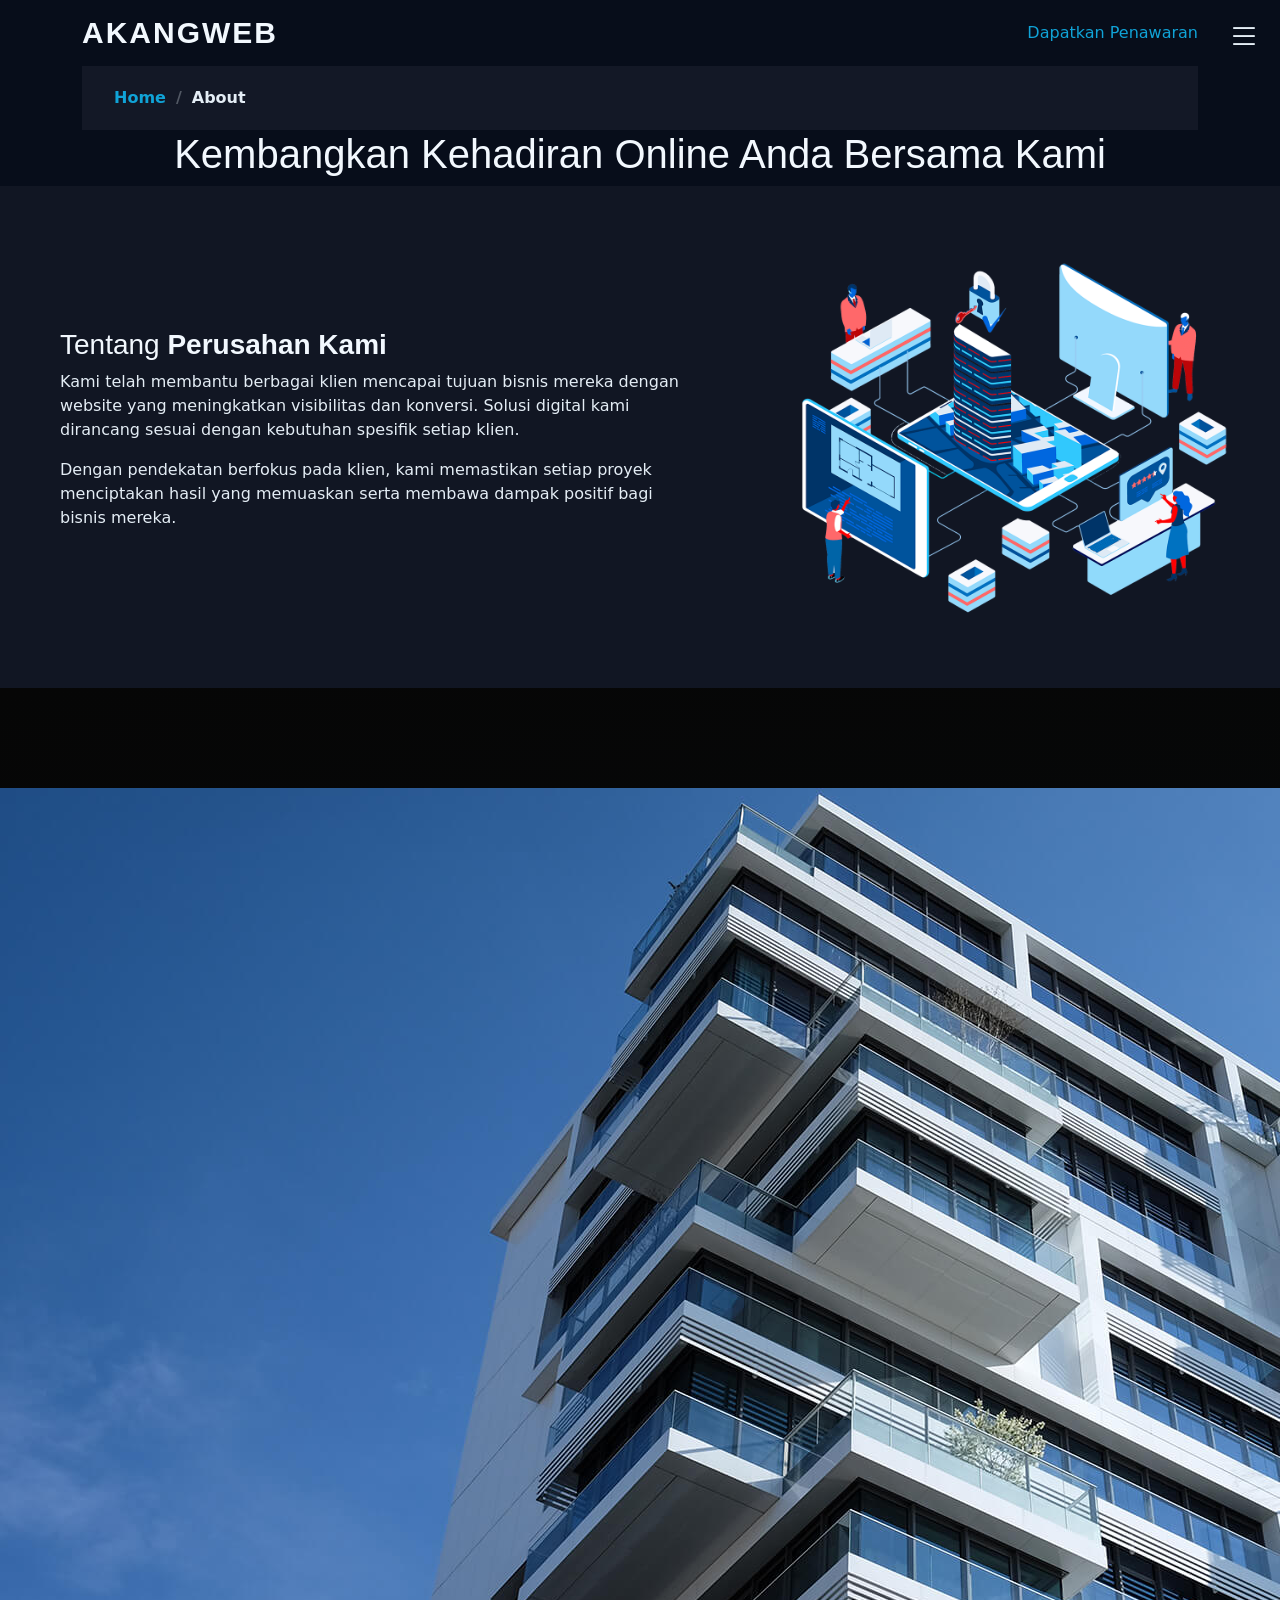
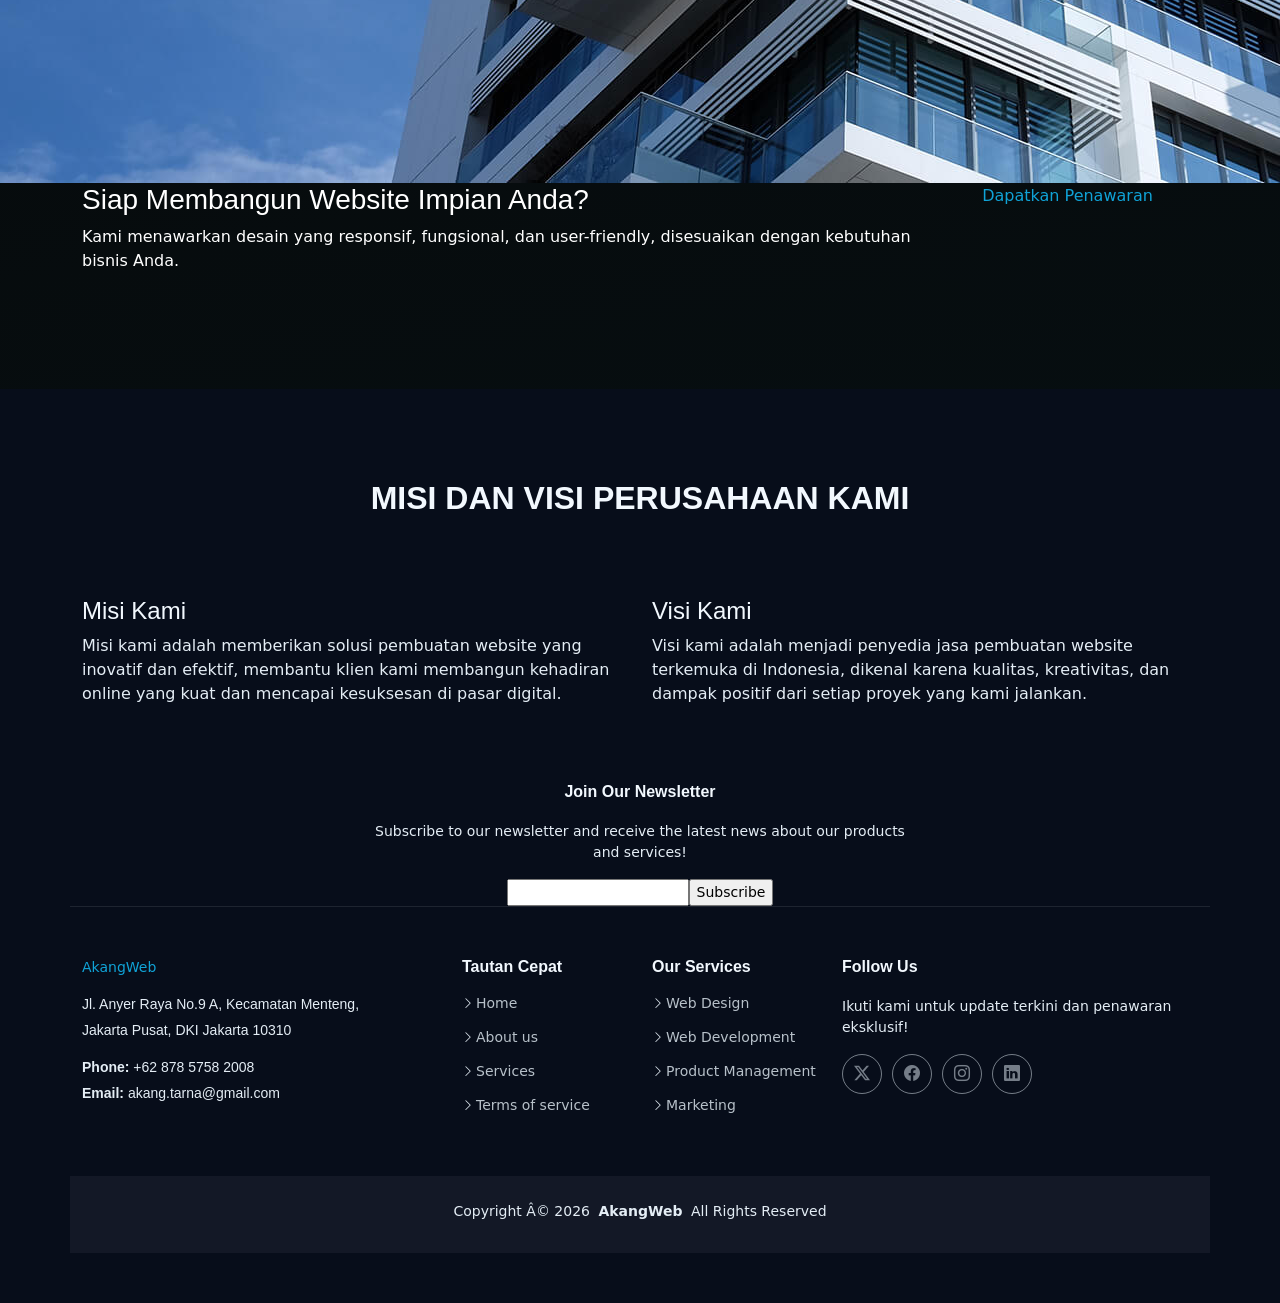
<file: about.html>
<!DOCTYPE html>
<html lang="en">

<head>
  <meta charset="utf-8">
  <meta content="width=device-width, initial-scale=1.0" name="viewport">
  <title>About - AkangWeb - Website Berkualitas, Bisnis Maju Pesat.</title>
  <meta name="description" content="">
  <meta name="keywords" content="">

  <!-- Favicons -->
  <link href="assets/img/favicon.png" rel="icon">
  <link href="assets/img/apple-touch-icon.png" rel="apple-touch-icon">

  <!-- Fonts -->
  <link href="https://fonts.googleapis.com" rel="preconnect">
  <link href="https://fonts.gstatic.com" rel="preconnect" crossorigin>
  <link href="https://fonts.googleapis.com/css2?family=Open+Sans:ital,wght@0,300;0,400;0,500;0,600;0,700;0,800;1,300;1,400;1,500;1,600;1,700;1,800&family=Poppins:ital,wght@0,100;0,200;0,300;0,400;0,500;0,600;0,700;0,800;0,900;1,100;1,200;1,300;1,400;1,500;1,600;1,700;1,800;1,900&family=Jost:ital,wght@0,100;0,200;0,300;0,400;0,500;0,600;0,700;0,800;0,900;1,100;1,200;1,300;1,400;1,500;1,600;1,700;1,800;1,900&display=swap" rel="stylesheet">

  <!-- Vendor CSS Files -->
  <link href="assets/vendor/bootstrap/css/bootstrap.min.css" rel="stylesheet">
  <link href="assets/vendor/bootstrap-icons/bootstrap-icons.css" rel="stylesheet">
  <link href="assets/vendor/aos/aos.css" rel="stylesheet">
  <link href="assets/vendor/glightbox/css/glightbox.min.css" rel="stylesheet">
  <link href="assets/vendor/swiper/swiper-bundle.min.css" rel="stylesheet">

  <!-- Main CSS File -->
  <link href="assets/css/main.css" rel="stylesheet">

  <!-- =======================================================
  * Template Name: Arsha
  * Template URL: https://bootstrapmade.com/arsha-free-bootstrap-html-template-corporate/
  * Updated: Aug 07 2024 with Bootstrap v5.3.3
  * Author: BootstrapMade.com
  * License: https://bootstrapmade.com/license/
  ======================================================== -->
</head>

<body class="starter-page-page">

  <header id="header" class="header d-flex align-items-center sticky-top">
    <div class="container-fluid container-xl position-relative d-flex align-items-center">

      <a href="./" class="logo d-flex align-items-center me-auto">
        <!-- Uncomment the line below if you also wish to use an image logo -->
        <!-- <img src="assets/img/logo.png" alt=""> -->
        <h1 class="sitename">AkangWeb</h1>
      </a>

      <nav id="navmenu" class="navmenu">
        <ul>
          <li><a href="./index" class="active">Home</a></li>
          <li><a href="./#about">About</a></li>
          <li><a href="./#services">Services</a></li>
          <li><a href="./#team">Team</a></li>
          <li><a href="./#pricing">Pricing</a></li>
          </li>
          <li><a href="./#contact">Contact</a></li>
        </ul>
        <i class="mobile-nav-toggle d-xl-none bi bi-list"></i>
      </nav>

      <a class="btn-getstarted" href="./#contact">Dapatkan Penawaran</a>

    </div>
  </header>

  <main class="main">

    <!-- Page Title -->
    <div class="page-title" data-aos="fade">
      <div class="container">
        <nav class="breadcrumbs">
          <ol>
            <li><a href="./index">Home</a></li>
            <li class="current">About</li>
          </ol>
        </nav>
       <h1 class="text-center">Kembangkan Kehadiran Online Anda Bersama Kami</h1>
      </div>
    </div>
<!-- End Page Title -->
    <!-- Why Us Section -->
    <section id="why-us" class="section why-us light-background" data-builder="section">      
     <div class="container-fluid">
        <div class="row gy-4">

          <div class="col-lg-7 d-flex flex-column justify-content-center order-2 order-lg-1">

            <div class="content px-xl-5" data-aos="fade-up" data-aos-delay="100">
              <h3><span>Tentang </span><strong>Perusahan Kami</strong></h3>
              <p>
                Kami telah membantu berbagai klien mencapai tujuan bisnis mereka dengan website yang meningkatkan visibilitas dan konversi. Solusi digital kami dirancang sesuai dengan kebutuhan spesifik setiap klien.
              </p>
              <p>
                Dengan pendekatan berfokus pada klien, kami memastikan setiap proyek menciptakan hasil yang memuaskan serta membawa dampak positif bagi bisnis mereka.
              </p>
            </div>
            <div class="faq-container px-xl-5" data-aos="fade-up" data-aos-delay="200">
            </div>
          </div>

          <div class="col-lg-5 order-1 order-lg-2 why-us-img">
            <img src="assets/img/why-us.png" class="img-fluid" alt="" data-aos="zoom-in" data-aos-delay="100">
          </div>
        </div>

      </div>

    </section><!-- /Why Us Section -->
 <!-- Call To Action Section -->
    <section id="call-to-action" class="call-to-action section dark-background">

      <img src="assets/img/cta-bg.jpg" alt="">

      <div class="container">

        <div class="row" data-aos="zoom-in" data-aos-delay="100">
          <div class="col-xl-9 text-center text-xl-start">
            <h3>Siap Membangun Website Impian Anda?</h3>
            <p>Kami menawarkan desain yang responsif, fungsional, dan user-friendly, disesuaikan dengan kebutuhan bisnis Anda.</p>
          </div>
          <div class="col-xl-3 cta-btn-container text-center">
            <a class="cta-btn align-middle" href="contact">Dapatkan Penawaran</a>
          </div>
        </div>

      </div>

    </section><!-- /Call To Action Section -->

  <!-- About Section -->
    <section id="about" class="about section">
    <!-- Section Title -->
      <div class="container section-title" data-aos="fade-up">
        <h2>Misi dan Visi Perusahaan Kami</h2>
      </div>
      <!-- End Section Title -->

      <div class="container">

        <div class="row gy-4">

          <div class="col-lg-6 content" data-aos="fade-up" data-aos-delay="100">
            <h4>Misi Kami</h4>
            <p>Misi kami adalah memberikan solusi pembuatan website yang inovatif dan efektif, membantu klien kami membangun kehadiran online yang kuat dan mencapai kesuksesan di pasar digital.</p>
          </div>

          <div class="col-lg-6" data-aos="fade-up" data-aos-delay="200">
           <h4>Visi Kami</h4>
            <p>
              Visi kami adalah menjadi penyedia jasa pembuatan website terkemuka di Indonesia, dikenal karena kualitas, kreativitas, dan dampak positif dari setiap proyek yang kami jalankan. </p>
          </div>

        </div>

      </div>

    </section><!-- /About Section -->

  </main>

  <footer id="footer" class="footer">

    <div class="footer-newsletter">
      <div class="container">
        <div class="row justify-content-center text-center">
          <div class="col-lg-6">
            <h4>Join Our Newsletter</h4>
            <p>Subscribe to our newsletter and receive the latest news about our products and services!</p>
            <form action="forms/newsletter.php" method="post" class="php-email-form">
              <div class="newsletter-form"><input type="email" name="email"><input type="submit" value="Subscribe"></div>
              <div class="loading">Loading</div>
              <div class="error-message"></div>
              <div class="sent-message">Your subscription request has been sent. Thank you!</div>
            </form>
          </div>
        </div>
      </div>
    </div>

    <div class="container footer-top">
      <div class="row gy-4">
        <div class="col-lg-4 col-md-6 footer-about">
          <a href="./" class="d-flex align-items-center">
            <span class="sitename">AkangWeb</span>
          </a>
          <div class="footer-contact pt-3">
            <p>Jl. Anyer Raya No.9 A, Kecamatan Menteng,</p>
            <p>Jakarta Pusat, DKI Jakarta 10310</p>
            <p class="mt-3"><strong>Phone:</strong> <span>+62 878 5758 2008</span></p>
            <p><strong>Email:</strong> <span>akang.tarna@gmail.com</span></p>
          </div>
        </div>

        <div class="col-lg-2 col-md-3 footer-links">
          <h4>Tautan Cepat</h4>
          <ul>
            <li><i class="bi bi-chevron-right"></i> <a href="./index">Home</a></li>
            <li><i class="bi bi-chevron-right"></i> <a href="./#about">About us</a></li>
            <li><i class="bi bi-chevron-right"></i> <a href="./#services">Services</a></li>
            <li><i class="bi bi-chevron-right"></i> <a href="service-details">Terms of service</a></li>
          </ul>
        </div>

        <div class="col-lg-2 col-md-3 footer-links">
          <h4>Our Services</h4>
          <ul>
            <li><i class="bi bi-chevron-right"></i> <a href="service-details">Web Design</a></li>
            <li><i class="bi bi-chevron-right"></i> <a href="service-details">Web Development</a></li>
            <li><i class="bi bi-chevron-right"></i> <a href="service-details">Product Management</a></li>
            <li><i class="bi bi-chevron-right"></i> <a href="service-details">Marketing</a></li>
          </ul>
        </div>

        <div class="col-lg-4 col-md-12">
          <h4>Follow Us</h4>
          <p>Ikuti kami untuk update terkini dan penawaran eksklusif!</p>
          <div class="social-links d-flex">
            <a href=""><i class="bi bi-twitter-x"></i></a>
            <a href=""><i class="bi bi-facebook"></i></a>
            <a href=""><i class="bi bi-instagram"></i></a>
            <a href=""><i class="bi bi-linkedin"></i></a>
          </div>
        </div>

      </div>
    </div>

    <div class="container copyright text-center mt-4">
      <p><span>Copyright</span> Â© <script type="text/javascript">
        document.write(new Date().getFullYear());
      </script> <strong class="px-1 sitename">AkangWeb</strong> <span>All Rights Reserved</span></p>
      <div class="credits">
        <!-- All the links in the footer should remain intact. -->
        <!-- You can delete the links only if you've purchased the pro version. -->
        <!-- Licensing information: https://bootstrapmade.com/license/ -->
        <!-- Purchase the pro version with working PHP/AJAX contact form: [buy-url] -->
       
      </div>
    </div>

  </footer>

  <!-- Scroll Top -->
  <a href="#" id="scroll-top" class="scroll-top d-flex align-items-center justify-content-center"><i class="bi bi-arrow-up-short"></i></a>

  <!-- Preloader -->
  <div id="preloader"></div>

  <!-- Vendor JS Files -->
  <script src="assets/vendor/bootstrap/js/bootstrap.bundle.min.js"></script>
  <script src="assets/vendor/php-email-form/validate.js"></script>
  <script src="assets/vendor/aos/aos.js"></script>
  <script src="assets/vendor/glightbox/js/glightbox.min.js"></script>
  <script src="assets/vendor/swiper/swiper-bundle.min.js"></script>
  <script src="assets/vendor/waypoints/noframework.waypoints.js"></script>
  <script src="assets/vendor/imagesloaded/imagesloaded.pkgd.min.js"></script>
  <script src="assets/vendor/isotope-layout/isotope.pkgd.min.js"></script>

  <!-- Main JS File -->
  <script src="assets/js/main.js"></script>

</body>

</html>
</file>
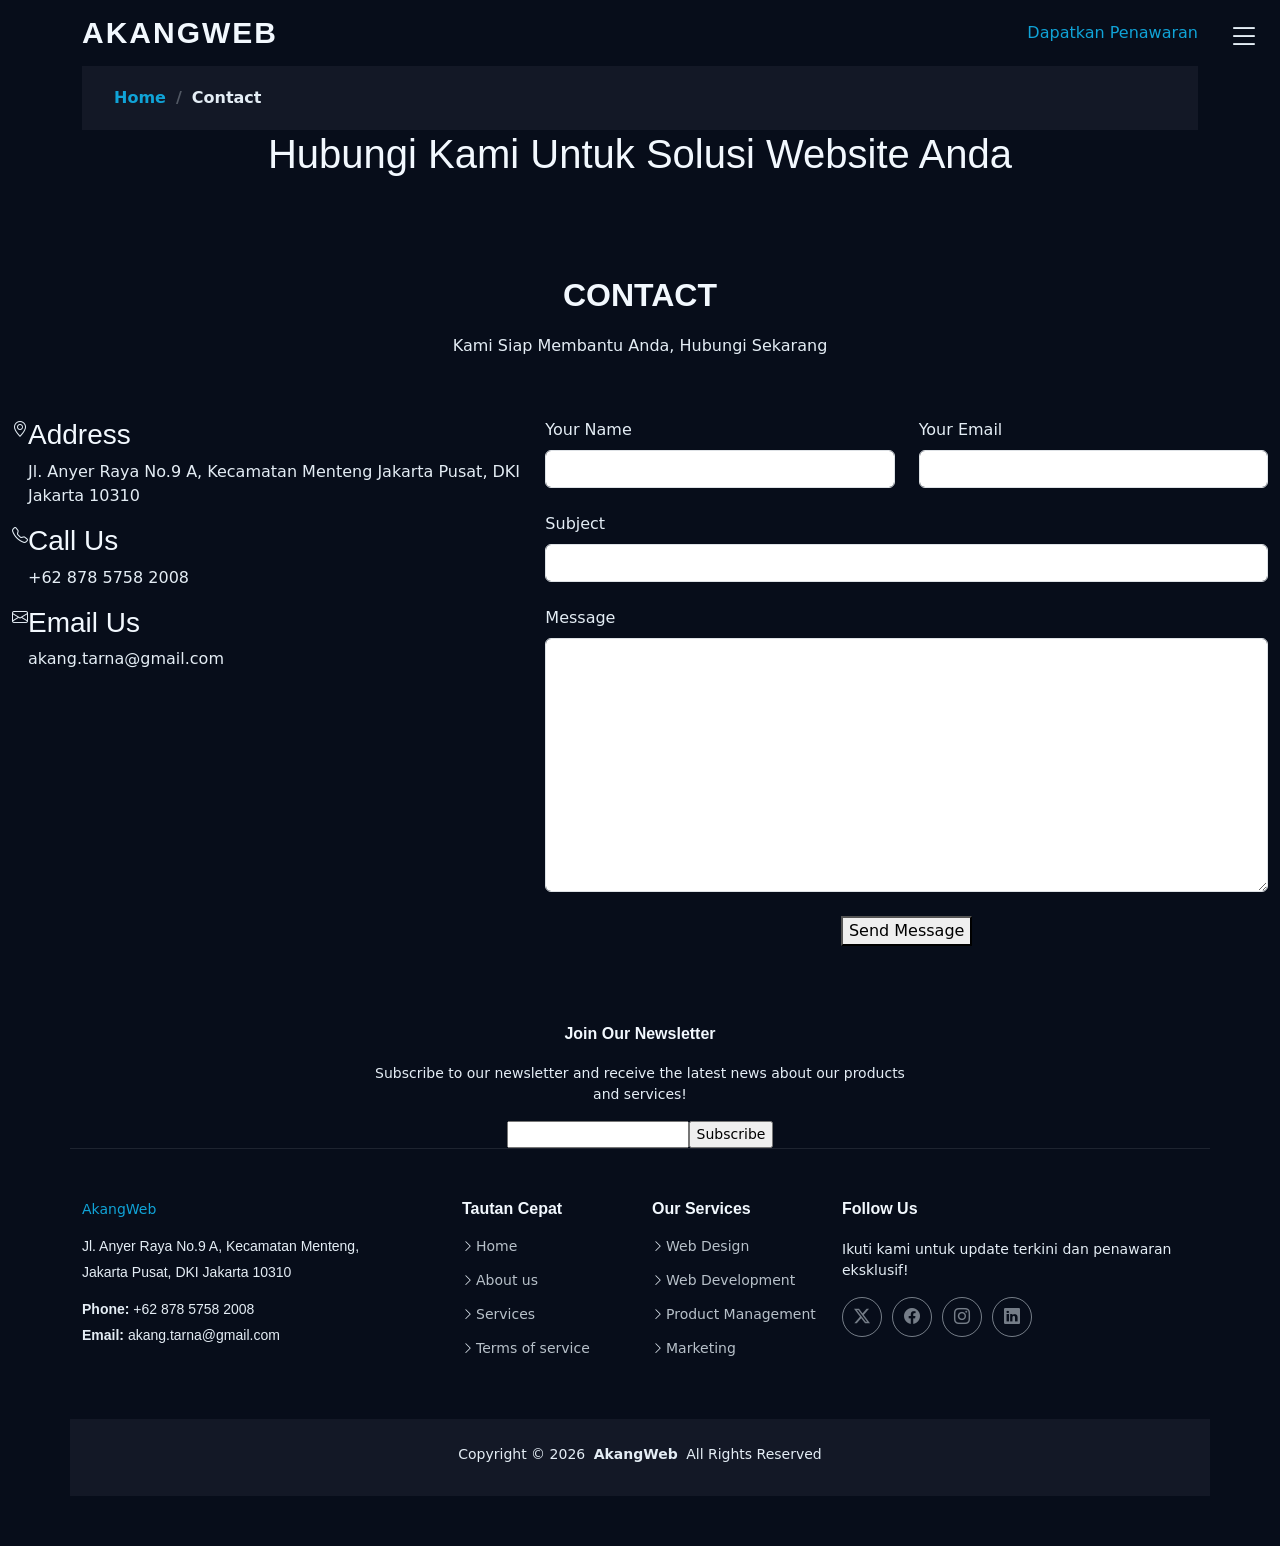
<file: contact.html>
<!DOCTYPE html>
<html lang="en">

<head>
  <meta charset="utf-8">
  <meta content="width=device-width, initial-scale=1.0" name="viewport">
  <title>Contact - AkangWeb - Website Berkualitas, Bisnis Maju Pesat.</title>
  <meta name="description" content="">
  <meta name="keywords" content="">

  <!-- Favicons -->
  <link href="assets/img/favicon.png" rel="icon">
  <link href="assets/img/apple-touch-icon.png" rel="apple-touch-icon">

  <!-- Fonts -->
  <link href="https://fonts.googleapis.com" rel="preconnect">
  <link href="https://fonts.gstatic.com" rel="preconnect" crossorigin>
  <link href="https://fonts.googleapis.com/css2?family=Open+Sans:ital,wght@0,300;0,400;0,500;0,600;0,700;0,800;1,300;1,400;1,500;1,600;1,700;1,800&family=Poppins:ital,wght@0,100;0,200;0,300;0,400;0,500;0,600;0,700;0,800;0,900;1,100;1,200;1,300;1,400;1,500;1,600;1,700;1,800;1,900&family=Jost:ital,wght@0,100;0,200;0,300;0,400;0,500;0,600;0,700;0,800;0,900;1,100;1,200;1,300;1,400;1,500;1,600;1,700;1,800;1,900&display=swap" rel="stylesheet">

  <!-- Vendor CSS Files -->
  <link href="assets/vendor/bootstrap/css/bootstrap.min.css" rel="stylesheet">
  <link href="assets/vendor/bootstrap-icons/bootstrap-icons.css" rel="stylesheet">
  <link href="assets/vendor/aos/aos.css" rel="stylesheet">
  <link href="assets/vendor/glightbox/css/glightbox.min.css" rel="stylesheet">
  <link href="assets/vendor/swiper/swiper-bundle.min.css" rel="stylesheet">

  <!-- Main CSS File -->
  <link href="assets/css/main.css" rel="stylesheet">

  <!-- =======================================================
  * Template Name: Arsha
  * Template URL: https://bootstrapmade.com/arsha-free-bootstrap-html-template-corporate/
  * Updated: Aug 07 2024 with Bootstrap v5.3.3
  * Author: BootstrapMade.com
  * License: https://bootstrapmade.com/license/
  ======================================================== -->
</head>

<body class="starter-page-page">

  <header id="header" class="header d-flex align-items-center sticky-top">
    <div class="container-fluid container-xl position-relative d-flex align-items-center">

      <a href="./" class="logo d-flex align-items-center me-auto">
        <!-- Uncomment the line below if you also wish to use an image logo -->
        <!-- <img src="assets/img/logo.png" alt=""> -->
        <h1 class="sitename">AkangWeb</h1>
      </a>

      <nav id="navmenu" class="navmenu">
        <ul>
          <li><a href="./index" class="active">Home</a></li>
          <li><a href="./#about">About</a></li>
          <li><a href="./#services">Services</a></li>
          <li><a href="./#team">Team</a></li>
          <li><a href="./#pricing">Pricing</a></li>
          </li>
          <li><a href="./#contact">Contact</a></li>
        </ul>
        <i class="mobile-nav-toggle d-xl-none bi bi-list"></i>
      </nav>

      <a class="btn-getstarted" href="./#contact">Dapatkan Penawaran</a>

    </div>
  </header>

  <main class="main">

    <!-- Page Title -->
    <div class="page-title" data-aos="fade">
      <div class="container">
        <nav class="breadcrumbs">
          <ol>
            <li><a href="./index">Home</a></li>
            <li class="current">Contact</li>
          </ol>
        </nav>
        <h1 class="text-center">Hubungi Kami Untuk Solusi Website Anda</h1>
      </div>
    </div><!-- End Page Title -->

    <!-- Contact Section -->
    <section id="contact" class="contact section">

        <!-- Section Title -->
        <div class="container section-title" data-aos="fade-up">
          <h2>Contact</h2>
          <p>Kami Siap Membantu Anda, Hubungi Sekarang</p>
        </div><!-- End Section Title -->
  
        <div class="container" data-aos="fade-up" data-aos-delay="100">
  
          <div class="row gy-4">
  
            <div class="col-lg-5">
  
              <div class="info-wrap">
                <div class="info-item d-flex" data-aos="fade-up" data-aos-delay="200">
                  <i class="bi bi-geo-alt flex-shrink-0"></i>
                  <div>
                    <h3>Address</h3>
                    <p>Jl. Anyer Raya No.9 A, Kecamatan Menteng Jakarta Pusat, DKI Jakarta 10310</p>
                  </div>
                </div><!-- End Info Item -->
  
                <div class="info-item d-flex" data-aos="fade-up" data-aos-delay="300">
                  <i class="bi bi-telephone flex-shrink-0"></i>
                  <div>
                    <h3>Call Us</h3>
                    <p>+62 878 5758 2008</p>
                  </div>
                </div><!-- End Info Item -->
  
                <div class="info-item d-flex" data-aos="fade-up" data-aos-delay="400">
                  <i class="bi bi-envelope flex-shrink-0"></i>
                  <div>
                    <h3>Email Us</h3>
                    <p>akang.tarna@gmail.com</p>
                  </div>
                </div><!-- End Info Item -->
  
                <iframe src="https://maps.google.com/maps?q=Jl.%20Melati%20Menteng%20barat%20No%20912&#038;z=12&#038;hl=en&#038;t=m&#038;output=embed&#038;iwloc=near" frameborder="0" style="border:0; width: 100%; height: 270px;" allowfullscreen="" loading="lazy" referrerpolicy="no-referrer-when-downgrade"></iframe>
              </div>
            </div>
  
            <div class="col-lg-7">
              <form action="forms/contact.php" method="post" class="php-email-form" data-aos="fade-up" data-aos-delay="200">
                <div class="row gy-4">
  
                  <div class="col-md-6">
                    <label for="name-field" class="pb-2">Your Name</label>
                    <input type="text" name="name" id="name-field" class="form-control" required="">
                  </div>
  
                  <div class="col-md-6">
                    <label for="email-field" class="pb-2">Your Email</label>
                    <input type="email" class="form-control" name="email" id="email-field" required="">
                  </div>
  
                  <div class="col-md-12">
                    <label for="subject-field" class="pb-2">Subject</label>
                    <input type="text" class="form-control" name="subject" id="subject-field" required="">
                  </div>
  
                  <div class="col-md-12">
                    <label for="message-field" class="pb-2">Message</label>
                    <textarea class="form-control" name="message" rows="10" id="message-field" required=""></textarea>
                  </div>
  
                  <div class="col-md-12 text-center">
                    <div class="loading">Loading</div>
                    <div class="error-message"></div>
                    <div class="sent-message">Your message has been sent. Thank you!</div>
  
                    <button type="submit">Send Message</button>
                  </div>
  
                </div>
              </form>
            </div><!-- End Contact Form -->
  
          </div>
  
        </div>
  
      </section><!-- /Contact Section -->

  </main>

  <footer id="footer" class="footer">

    <div class="footer-newsletter">
      <div class="container">
        <div class="row justify-content-center text-center">
          <div class="col-lg-6">
            <h4>Join Our Newsletter</h4>
            <p>Subscribe to our newsletter and receive the latest news about our products and services!</p>
            <form action="forms/newsletter.php" method="post" class="php-email-form">
              <div class="newsletter-form"><input type="email" name="email"><input type="submit" value="Subscribe"></div>
              <div class="loading">Loading</div>
              <div class="error-message"></div>
              <div class="sent-message">Your subscription request has been sent. Thank you!</div>
            </form>
          </div>
        </div>
      </div>
    </div>

    <div class="container footer-top">
      <div class="row gy-4">
        <div class="col-lg-4 col-md-6 footer-about">
          <a href="./" class="d-flex align-items-center">
            <span class="sitename">AkangWeb</span>
          </a>
          <div class="footer-contact pt-3">
            <p>Jl. Anyer Raya No.9 A, Kecamatan Menteng,</p>
            <p>Jakarta Pusat, DKI Jakarta 10310</p>
            <p class="mt-3"><strong>Phone:</strong> <span>+62 878 5758 2008</span></p>
            <p><strong>Email:</strong> <span>akang.tarna@gmail.com</span></p>
          </div>
        </div>

        <div class="col-lg-2 col-md-3 footer-links">
          <h4>Tautan Cepat</h4>
          <ul>
            <li><i class="bi bi-chevron-right"></i> <a href="./index">Home</a></li>
            <li><i class="bi bi-chevron-right"></i> <a href="./#about">About us</a></li>
            <li><i class="bi bi-chevron-right"></i> <a href="./#services">Services</a></li>
            <li><i class="bi bi-chevron-right"></i> <a href="service-details">Terms of service</a></li>
          </ul>
        </div>

        <div class="col-lg-2 col-md-3 footer-links">
          <h4>Our Services</h4>
          <ul>
            <li><i class="bi bi-chevron-right"></i> <a href="service-details">Web Design</a></li>
            <li><i class="bi bi-chevron-right"></i> <a href="service-details">Web Development</a></li>
            <li><i class="bi bi-chevron-right"></i> <a href="service-details">Product Management</a></li>
            <li><i class="bi bi-chevron-right"></i> <a href="service-details">Marketing</a></li>
          </ul>
        </div>

        <div class="col-lg-4 col-md-12">
          <h4>Follow Us</h4>
          <p>Ikuti kami untuk update terkini dan penawaran eksklusif!</p>
          <div class="social-links d-flex">
            <a href=""><i class="bi bi-twitter-x"></i></a>
            <a href=""><i class="bi bi-facebook"></i></a>
            <a href=""><i class="bi bi-instagram"></i></a>
            <a href=""><i class="bi bi-linkedin"></i></a>
          </div>
        </div>

      </div>
    </div>

    <div class="container copyright text-center mt-4">
      <p><span>Copyright</span> © <script type="text/javascript">
        document.write(new Date().getFullYear());
      </script> <strong class="px-1 sitename">AkangWeb</strong> <span>All Rights Reserved</span></p>
      <div class="credits">
        <!-- All the links in the footer should remain intact. -->
        <!-- You can delete the links only if you've purchased the pro version. -->
        <!-- Licensing information: https://bootstrapmade.com/license/ -->
        <!-- Purchase the pro version with working PHP/AJAX contact form: [buy-url] -->
       
      </div>
    </div>

  </footer>

  <!-- Scroll Top -->
  <a href="#" id="scroll-top" class="scroll-top d-flex align-items-center justify-content-center"><i class="bi bi-arrow-up-short"></i></a>

  <!-- Preloader -->
  <div id="preloader"></div>

  <!-- Vendor JS Files -->
  <script src="assets/vendor/bootstrap/js/bootstrap.bundle.min.js"></script>
  <script src="assets/vendor/php-email-form/validate.js"></script>
  <script src="assets/vendor/aos/aos.js"></script>
  <script src="assets/vendor/glightbox/js/glightbox.min.js"></script>
  <script src="assets/vendor/swiper/swiper-bundle.min.js"></script>
  <script src="assets/vendor/waypoints/noframework.waypoints.js"></script>
  <script src="assets/vendor/imagesloaded/imagesloaded.pkgd.min.js"></script>
  <script src="assets/vendor/isotope-layout/isotope.pkgd.min.js"></script>

  <!-- Main JS File -->
  <script src="assets/js/main.js"></script>

</body>

</html>
</file>
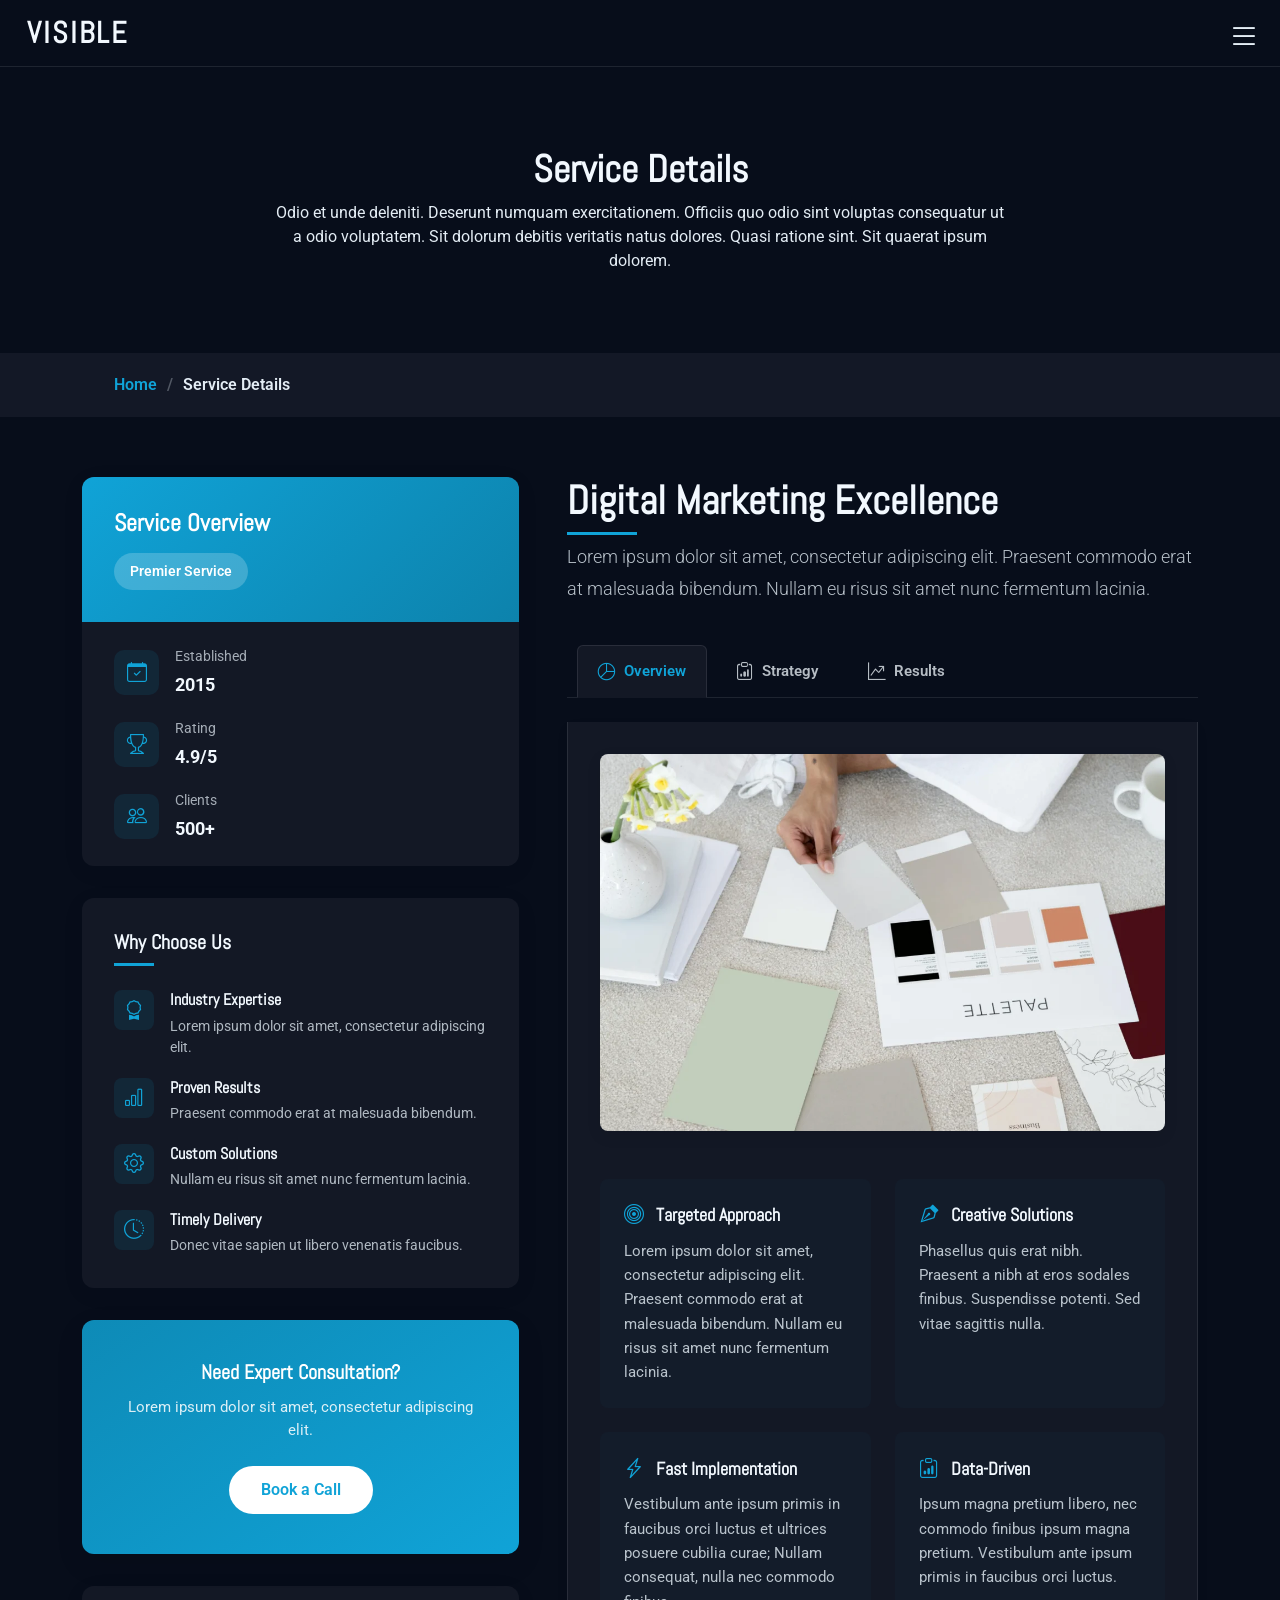
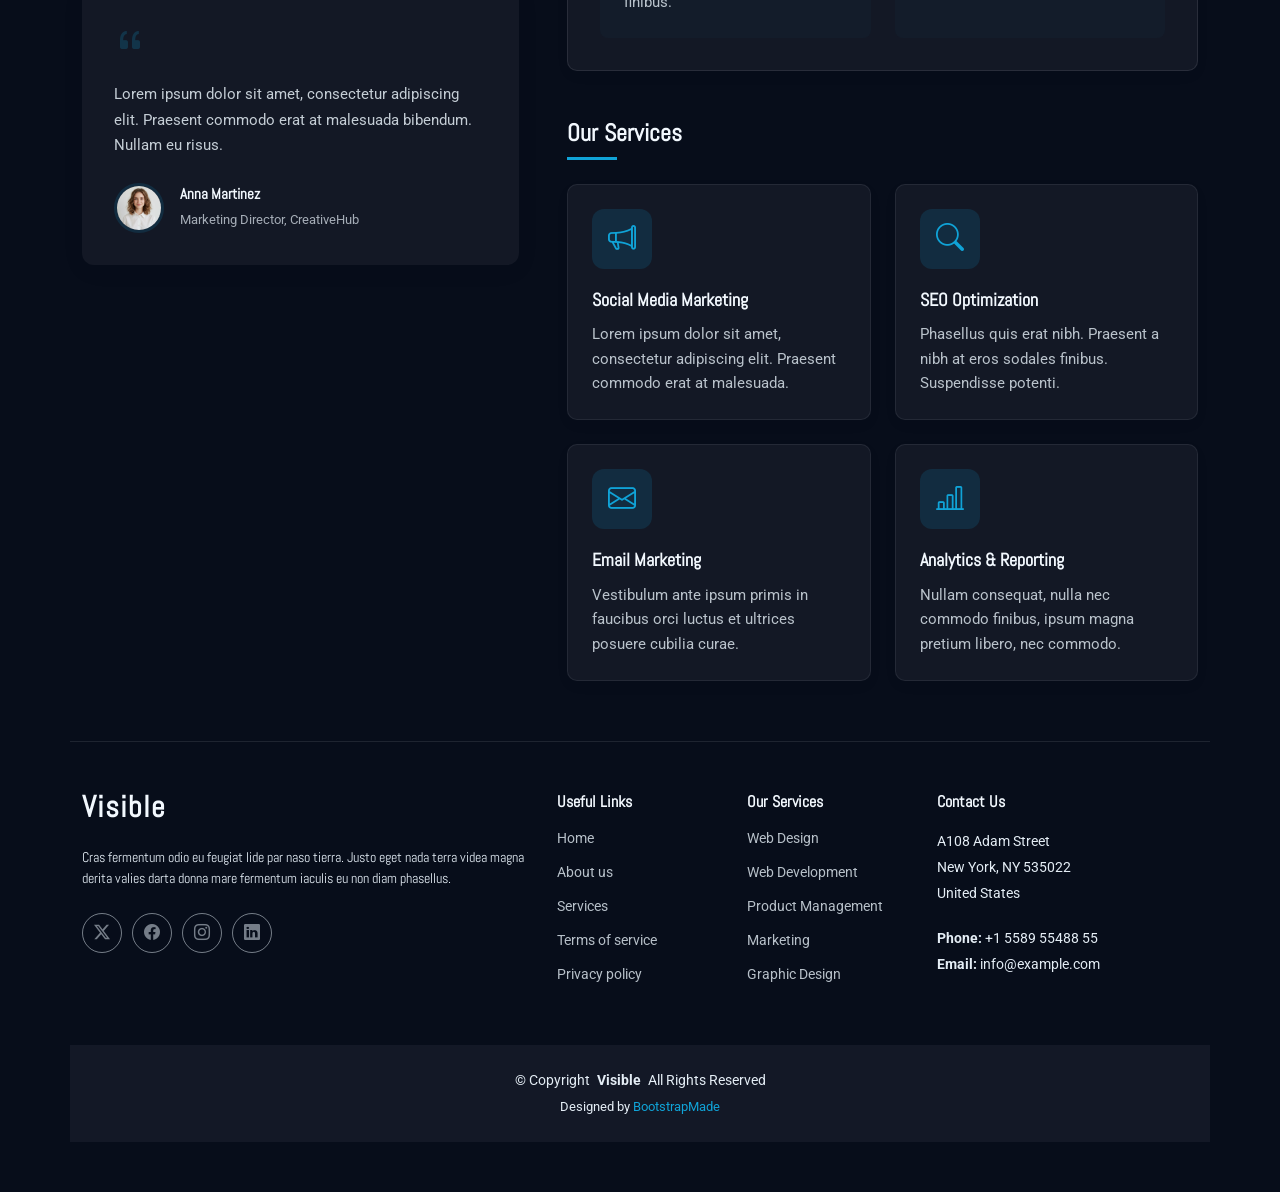
<file: service-details.html>
<!DOCTYPE html>
<html lang="en">

<head>
  <meta charset="utf-8">
  <meta content="width=device-width, initial-scale=1.0" name="viewport">
  <title>Service Details - Visible Bootstrap Template</title>
  <meta name="description" content="">
  <meta name="keywords" content="">

  <!-- Favicons -->
  <link href="assets/img/favicon.png" rel="icon">
  <link href="assets/img/apple-touch-icon.png" rel="apple-touch-icon">

  <!-- Fonts -->
  <link href="https://fonts.googleapis.com" rel="preconnect">
  <link href="https://fonts.gstatic.com" rel="preconnect" crossorigin>
  <link href="https://fonts.googleapis.com/css2?family=Roboto:ital,wght@0,100;0,300;0,400;0,500;0,700;0,900;1,100;1,300;1,400;1,500;1,700;1,900&family=Mukta:wght@200;300;400;500;600;700;800&family=Abel:wght@400&display=swap" rel="stylesheet">

  <!-- Vendor CSS Files -->
  <link href="assets/vendor/bootstrap/css/bootstrap.min.css" rel="stylesheet">
  <link href="assets/vendor/bootstrap-icons/bootstrap-icons.css" rel="stylesheet">
  <link href="assets/vendor/aos/aos.css" rel="stylesheet">
  <link href="assets/vendor/swiper/swiper-bundle.min.css" rel="stylesheet">
  <link href="assets/vendor/glightbox/css/glightbox.min.css" rel="stylesheet">

  <!-- Main CSS File -->
  <link href="assets/css/main.css" rel="stylesheet">

  <!-- =======================================================
  * Template Name: Visible
  * Template URL: https://bootstrapmade.com/visible-bootstrap-agency-template/
  * Updated: May 22 2025 with Bootstrap v5.3.6
  * Author: BootstrapMade.com
  * License: https://bootstrapmade.com/license/
  ======================================================== -->
</head>

<body class="service-details-page">

  <header id="header" class="header d-flex align-items-center position-relative">
    <div class="container-fluid position-relative d-flex align-items-center justify-content-between">

      <a href="index.html" class="logo d-flex align-items-center">
        <!-- Uncomment the line below if you also wish to use an image logo -->
        <!-- <img src="assets/img/logo.webp" alt=""> -->
        <h1 class="sitename">Visible</h1>
      </a>

      <nav id="navmenu" class="navmenu">
        <ul>
          <li><a href="#hero">Home</a></li>
          <li><a href="#about">About</a></li>
          <li><a href="#services">Services</a></li>
          <li><a href="#portfolio">Portfolio</a></li>
          <li><a href="#team">Team</a></li>
          <li class="dropdown"><a href="#"><span>Dropdown</span> <i class="bi bi-chevron-down toggle-dropdown"></i></a>
            <ul>
              <li><a href="#">Dropdown 1</a></li>
              <li class="dropdown"><a href="#"><span>Deep Dropdown</span> <i class="bi bi-chevron-down toggle-dropdown"></i></a>
                <ul>
                  <li><a href="#">Deep Dropdown 1</a></li>
                  <li><a href="#">Deep Dropdown 2</a></li>
                  <li><a href="#">Deep Dropdown 3</a></li>
                  <li><a href="#">Deep Dropdown 4</a></li>
                  <li><a href="#">Deep Dropdown 5</a></li>
                </ul>
              </li>
              <li><a href="#">Dropdown 2</a></li>
              <li><a href="#">Dropdown 3</a></li>
              <li><a href="#">Dropdown 4</a></li>
            </ul>
          </li>
          <li><a href="#contact">Contact</a></li>
        </ul>
        <i class="mobile-nav-toggle d-xl-none bi bi-list"></i>
      </nav>

    </div>
  </header>

  <main class="main">

    <!-- Page Title -->
    <div class="page-title" data-aos="fade">
      <div class="heading">
        <div class="container">
          <div class="row d-flex justify-content-center text-center">
            <div class="col-lg-8">
              <h1>Service Details</h1>
              <p class="mb-0">Odio et unde deleniti. Deserunt numquam exercitationem. Officiis quo odio sint voluptas consequatur ut a odio voluptatem. Sit dolorum debitis veritatis natus dolores. Quasi ratione sint. Sit quaerat ipsum dolorem.</p>
            </div>
          </div>
        </div>
      </div>
      <nav class="breadcrumbs">
        <div class="container">
          <ol>
            <li><a href="index.html">Home</a></li>
            <li class="current">Service Details</li>
          </ol>
        </div>
      </nav>
    </div><!-- End Page Title -->

    <!-- Service Details Section -->
    <section id="service-details" class="service-details section">

      <div class="container" data-aos="fade-up" data-aos-delay="100">

        <div class="row g-5">

          <div class="col-lg-5 order-2 order-lg-1">
            <div class="sidebar-wrapper" data-aos="fade-right">
              <div class="service-info-card">
                <div class="card-header">
                  <h3>Service Overview</h3>
                  <div class="service-badge">Premier Service</div>
                </div>
                <div class="service-stats">
                  <div class="stat-item">
                    <i class="bi bi-calendar-check"></i>
                    <div>
                      <span class="stat-label">Established</span>
                      <span class="stat-value">2015</span>
                    </div>
                  </div>
                  <div class="stat-item">
                    <i class="bi bi-trophy"></i>
                    <div>
                      <span class="stat-label">Rating</span>
                      <span class="stat-value">4.9/5</span>
                    </div>
                  </div>
                  <div class="stat-item">
                    <i class="bi bi-people"></i>
                    <div>
                      <span class="stat-label">Clients</span>
                      <span class="stat-value">500+</span>
                    </div>
                  </div>
                </div>
              </div>

              <div class="service-highlights" data-aos="fade-up" data-aos-delay="100">
                <h4>Why Choose Us</h4>
                <div class="highlights-wrapper">
                  <div class="highlight-item">
                    <div class="highlight-icon">
                      <i class="bi bi-award"></i>
                    </div>
                    <div class="highlight-content">
                      <h5>Industry Expertise</h5>
                      <p>Lorem ipsum dolor sit amet, consectetur adipiscing elit.</p>
                    </div>
                  </div>
                  <div class="highlight-item">
                    <div class="highlight-icon">
                      <i class="bi bi-bar-chart"></i>
                    </div>
                    <div class="highlight-content">
                      <h5>Proven Results</h5>
                      <p>Praesent commodo erat at malesuada bibendum.</p>
                    </div>
                  </div>
                  <div class="highlight-item">
                    <div class="highlight-icon">
                      <i class="bi bi-gear"></i>
                    </div>
                    <div class="highlight-content">
                      <h5>Custom Solutions</h5>
                      <p>Nullam eu risus sit amet nunc fermentum lacinia.</p>
                    </div>
                  </div>
                  <div class="highlight-item">
                    <div class="highlight-icon">
                      <i class="bi bi-clock-history"></i>
                    </div>
                    <div class="highlight-content">
                      <h5>Timely Delivery</h5>
                      <p>Donec vitae sapien ut libero venenatis faucibus.</p>
                    </div>
                  </div>
                </div>
              </div>

              <div class="contact-action" data-aos="fade-up" data-aos-delay="200">
                <div class="action-content">
                  <h4>Need Expert Consultation?</h4>
                  <p>Lorem ipsum dolor sit amet, consectetur adipiscing elit.</p>
                  <a href="#" class="action-button">Book a Call</a>
                </div>
              </div>

              <div class="client-testimonial" data-aos="fade-up" data-aos-delay="300">
                <div class="testimonial-content">
                  <span class="quote-mark"><i class="bi bi-quote"></i></span>
                  <p>Lorem ipsum dolor sit amet, consectetur adipiscing elit. Praesent commodo erat at malesuada bibendum. Nullam eu risus.</p>
                  <div class="client-info">
                    <img src="assets/img/person/person-f-8.webp" alt="Client" class="client-avatar">
                    <div>
                      <h6>Anna Martinez</h6>
                      <span>Marketing Director, CreativeHub</span>
                    </div>
                  </div>
                </div>
              </div>
            </div>
          </div>

          <div class="col-lg-7 order-1 order-lg-2">
            <div class="service-main" data-aos="fade-left">
              <div class="service-header">
                <h1>Digital Marketing Excellence</h1>
                <p class="lead">Lorem ipsum dolor sit amet, consectetur adipiscing elit. Praesent commodo erat at malesuada bibendum. Nullam eu risus sit amet nunc fermentum lacinia.</p>
              </div>

              <div class="service-content-tabs">
                <ul class="nav nav-pills mb-4" id="serviceTabs" role="tablist">
                  <li class="nav-item" role="presentation">
                    <button class="nav-link active" data-bs-toggle="tab" data-bs-target="#service-details-tab-1" type="button" role="tab" aria-selected="true">
                      <i class="bi bi-pie-chart"></i> Overview
                    </button>
                  </li>
                  <li class="nav-item" role="presentation">
                    <button class="nav-link" data-bs-toggle="tab" data-bs-target="#service-details-tab-2" type="button" role="tab" aria-selected="false">
                      <i class="bi bi-clipboard-data"></i> Strategy
                    </button>
                  </li>
                  <li class="nav-item" role="presentation">
                    <button class="nav-link" data-bs-toggle="tab" data-bs-target="#service-details-tab-3" type="button" role="tab" aria-selected="false">
                      <i class="bi bi-graph-up-arrow"></i> Results
                    </button>
                  </li>
                </ul>

                <div class="tab-content">
                  <div class="tab-pane fade show active" id="service-details-tab-1" role="tabpanel">
                    <div class="tab-image-content">
                      <img src="assets/img/services/services-5.webp" alt="Marketing Strategy" class="img-fluid main-image" data-aos="zoom-in">
                      <div class="content-blocks row g-4 mt-4">
                        <div class="col-md-6" data-aos="fade-up">
                          <div class="content-block">
                            <h4><i class="bi bi-bullseye"></i> Targeted Approach</h4>
                            <p>Lorem ipsum dolor sit amet, consectetur adipiscing elit. Praesent commodo erat at malesuada bibendum. Nullam eu risus sit amet nunc fermentum lacinia.</p>
                          </div>
                        </div>
                        <div class="col-md-6" data-aos="fade-up" data-aos-delay="100">
                          <div class="content-block">
                            <h4><i class="bi bi-vector-pen"></i> Creative Solutions</h4>
                            <p>Phasellus quis erat nibh. Praesent a nibh at eros sodales finibus. Suspendisse potenti. Sed vitae sagittis nulla.</p>
                          </div>
                        </div>
                        <div class="col-md-6" data-aos="fade-up" data-aos-delay="200">
                          <div class="content-block">
                            <h4><i class="bi bi-lightning-charge"></i> Fast Implementation</h4>
                            <p>Vestibulum ante ipsum primis in faucibus orci luctus et ultrices posuere cubilia curae; Nullam consequat, nulla nec commodo finibus.</p>
                          </div>
                        </div>
                        <div class="col-md-6" data-aos="fade-up" data-aos-delay="300">
                          <div class="content-block">
                            <h4><i class="bi bi-clipboard-data"></i> Data-Driven</h4>
                            <p>Ipsum magna pretium libero, nec commodo finibus ipsum magna pretium. Vestibulum ante ipsum primis in faucibus orci luctus.</p>
                          </div>
                        </div>
                      </div>
                    </div>
                  </div>

                  <div class="tab-pane fade" id="service-details-tab-2" role="tabpanel">
                    <div class="strategy-content">
                      <div class="row g-4 align-items-center mb-5">
                        <div class="col-md-6" data-aos="fade-right">
                          <img src="assets/img/services/services-8.webp" alt="Marketing Strategy" class="img-fluid rounded">
                        </div>
                        <div class="col-md-6" data-aos="fade-left">
                          <div class="strategy-text">
                            <h3>Our Strategic Approach</h3>
                            <p>Lorem ipsum dolor sit amet, consectetur adipiscing elit. Praesent commodo erat at malesuada bibendum. Nullam eu risus sit amet nunc fermentum lacinia.</p>
                            <p>Phasellus quis erat nibh. Praesent a nibh at eros sodales finibus. Suspendisse potenti. Sed vitae sagittis nulla.</p>
                          </div>
                        </div>
                      </div>

                      <div class="strategy-steps" data-aos="fade-up">
                        <h3 class="section-subtitle">Our Process</h3>
                        <div class="steps-wrapper">
                          <div class="step-item" data-aos="fade-up">
                            <div class="step-number">01</div>
                            <div class="step-content">
                              <h4>Research &amp; Analysis</h4>
                              <p>Lorem ipsum dolor sit amet, consectetur adipiscing elit. Praesent commodo erat at malesuada bibendum.</p>
                            </div>
                          </div>

                          <div class="step-item" data-aos="fade-up" data-aos-delay="100">
                            <div class="step-number">02</div>
                            <div class="step-content">
                              <h4>Strategy Development</h4>
                              <p>Phasellus quis erat nibh. Praesent a nibh at eros sodales finibus. Suspendisse potenti.</p>
                            </div>
                          </div>

                          <div class="step-item" data-aos="fade-up" data-aos-delay="200">
                            <div class="step-number">03</div>
                            <div class="step-content">
                              <h4>Implementation</h4>
                              <p>Vestibulum ante ipsum primis in faucibus orci luctus et ultrices posuere cubilia curae.</p>
                            </div>
                          </div>

                          <div class="step-item" data-aos="fade-up" data-aos-delay="300">
                            <div class="step-number">04</div>
                            <div class="step-content">
                              <h4>Optimization &amp; Growth</h4>
                              <p>Nullam consequat, nulla nec commodo finibus, ipsum magna pretium libero, nec commodo finibus.</p>
                            </div>
                          </div>
                        </div>
                      </div>
                    </div>
                  </div>

                  <div class="tab-pane fade" id="service-details-tab-3" role="tabpanel">
                    <div class="results-content">
                      <div class="metrics-overview" data-aos="fade-up">
                        <div class="row g-4">
                          <div class="col-md-4">
                            <div class="metric-card">
                              <div class="metric-icon">
                                <i class="bi bi-graph-up-arrow"></i>
                              </div>
                              <div class="metric-value">+187%</div>
                              <div class="metric-label">Engagement Rate</div>
                            </div>
                          </div>
                          <div class="col-md-4">
                            <div class="metric-card">
                              <div class="metric-icon">
                                <i class="bi bi-people"></i>
                              </div>
                              <div class="metric-value">+203%</div>
                              <div class="metric-label">Audience Growth</div>
                            </div>
                          </div>
                          <div class="col-md-4">
                            <div class="metric-card">
                              <div class="metric-icon">
                                <i class="bi bi-cash-coin"></i>
                              </div>
                              <div class="metric-value">+156%</div>
                              <div class="metric-label">Conversion Rate</div>
                            </div>
                          </div>
                        </div>
                      </div>

                      <div class="case-studies" data-aos="fade-up" data-aos-delay="100">
                        <h3 class="section-subtitle">Case Studies</h3>

                        <div class="service-details-slider swiper init-swiper">
                          <script type="application/json" class="swiper-config">
                            {
                              "loop": true,
                              "speed": 800,
                              "autoplay": {
                                "delay": 5000
                              },
                              "slidesPerView": 1,
                              "spaceBetween": 20,
                              "pagination": {
                                "el": ".swiper-pagination",
                                "type": "bullets",
                                "clickable": true
                              }
                            }
                          </script>
                          <div class="swiper-wrapper">
                            <div class="swiper-slide">
                              <div class="case-study-item">
                                <div class="row g-0">
                                  <div class="col-md-5">
                                    <img src="assets/img/services/services-4.webp" alt="Case Study" class="img-fluid case-image" loading="lazy">
                                  </div>
                                  <div class="col-md-7">
                                    <div class="case-content">
                                      <h4>E-commerce Growth Strategy</h4>
                                      <div class="case-result">
                                        <span class="result-value">234%</span>
                                        <span class="result-label">Revenue Increase</span>
                                      </div>
                                      <p>Lorem ipsum dolor sit amet, consectetur adipiscing elit. Praesent commodo erat at malesuada bibendum. Nullam eu risus sit amet nunc fermentum lacinia.</p>
                                    </div>
                                  </div>
                                </div>
                              </div>
                            </div>
                            <div class="swiper-slide">
                              <div class="case-study-item">
                                <div class="row g-0">
                                  <div class="col-md-5">
                                    <img src="assets/img/services/services-2.webp" alt="Case Study" class="img-fluid case-image" loading="lazy">
                                  </div>
                                  <div class="col-md-7">
                                    <div class="case-content">
                                      <h4>Social Media Campaign</h4>
                                      <div class="case-result">
                                        <span class="result-value">187%</span>
                                        <span class="result-label">Engagement Growth</span>
                                      </div>
                                      <p>Phasellus quis erat nibh. Praesent a nibh at eros sodales finibus. Suspendisse potenti. Sed vitae sagittis nulla.</p>
                                    </div>
                                  </div>
                                </div>
                              </div>
                            </div>
                            <div class="swiper-slide">
                              <div class="case-study-item">
                                <div class="row g-0">
                                  <div class="col-md-5">
                                    <img src="assets/img/services/services-10.webp" alt="Case Study" class="img-fluid case-image" loading="lazy">
                                  </div>
                                  <div class="col-md-7">
                                    <div class="case-content">
                                      <h4>SEO Optimization Project</h4>
                                      <div class="case-result">
                                        <span class="result-value">312%</span>
                                        <span class="result-label">Organic Traffic</span>
                                      </div>
                                      <p>Vestibulum ante ipsum primis in faucibus orci luctus et ultrices posuere cubilia curae; Nullam consequat, nulla nec commodo finibus.</p>
                                    </div>
                                  </div>
                                </div>
                              </div>
                            </div>
                          </div>
                          <div class="swiper-pagination"></div>
                        </div>
                      </div>
                    </div>
                  </div>
                </div>
              </div>

              <div class="services-packages" data-aos="fade-up" data-aos-delay="100">
                <h3 class="section-subtitle">Our Services</h3>
                <div class="row g-4">
                  <div class="col-md-6" data-aos="fade-up">
                    <div class="service-package">
                      <div class="package-icon">
                        <i class="bi bi-megaphone"></i>
                      </div>
                      <h4>Social Media Marketing</h4>
                      <p>Lorem ipsum dolor sit amet, consectetur adipiscing elit. Praesent commodo erat at malesuada.</p>
                    </div>
                  </div>
                  <div class="col-md-6" data-aos="fade-up" data-aos-delay="100">
                    <div class="service-package">
                      <div class="package-icon">
                        <i class="bi bi-search"></i>
                      </div>
                      <h4>SEO Optimization</h4>
                      <p>Phasellus quis erat nibh. Praesent a nibh at eros sodales finibus. Suspendisse potenti.</p>
                    </div>
                  </div>
                  <div class="col-md-6" data-aos="fade-up" data-aos-delay="200">
                    <div class="service-package">
                      <div class="package-icon">
                        <i class="bi bi-envelope"></i>
                      </div>
                      <h4>Email Marketing</h4>
                      <p>Vestibulum ante ipsum primis in faucibus orci luctus et ultrices posuere cubilia curae.</p>
                    </div>
                  </div>
                  <div class="col-md-6" data-aos="fade-up" data-aos-delay="300">
                    <div class="service-package">
                      <div class="package-icon">
                        <i class="bi bi-bar-chart-line"></i>
                      </div>
                      <h4>Analytics &amp; Reporting</h4>
                      <p>Nullam consequat, nulla nec commodo finibus, ipsum magna pretium libero, nec commodo.</p>
                    </div>
                  </div>
                </div>
              </div>
            </div>
          </div>

        </div>

      </div>

    </section><!-- /Service Details Section -->

  </main>

  <footer id="footer" class="footer">

    <div class="container footer-top">
      <div class="row gy-4">
        <div class="col-lg-5 col-md-12 footer-about">
          <a href="index.html" class="logo d-flex align-items-center">
            <span class="sitename">Visible</span>
          </a>
          <p>Cras fermentum odio eu feugiat lide par naso tierra. Justo eget nada terra videa magna derita valies darta donna mare fermentum iaculis eu non diam phasellus.</p>
          <div class="social-links d-flex mt-4">
            <a href=""><i class="bi bi-twitter-x"></i></a>
            <a href=""><i class="bi bi-facebook"></i></a>
            <a href=""><i class="bi bi-instagram"></i></a>
            <a href=""><i class="bi bi-linkedin"></i></a>
          </div>
        </div>

        <div class="col-lg-2 col-6 footer-links">
          <h4>Useful Links</h4>
          <ul>
            <li><a href="#">Home</a></li>
            <li><a href="#">About us</a></li>
            <li><a href="#">Services</a></li>
            <li><a href="#">Terms of service</a></li>
            <li><a href="#">Privacy policy</a></li>
          </ul>
        </div>

        <div class="col-lg-2 col-6 footer-links">
          <h4>Our Services</h4>
          <ul>
            <li><a href="#">Web Design</a></li>
            <li><a href="#">Web Development</a></li>
            <li><a href="#">Product Management</a></li>
            <li><a href="#">Marketing</a></li>
            <li><a href="#">Graphic Design</a></li>
          </ul>
        </div>

        <div class="col-lg-3 col-md-12 footer-contact text-center text-md-start">
          <h4>Contact Us</h4>
          <p>A108 Adam Street</p>
          <p>New York, NY 535022</p>
          <p>United States</p>
          <p class="mt-4"><strong>Phone:</strong> <span>+1 5589 55488 55</span></p>
          <p><strong>Email:</strong> <span>info@example.com</span></p>
        </div>

      </div>
    </div>

    <div class="container copyright text-center mt-4">
      <p>© <span>Copyright</span> <strong class="px-1 sitename">Visible</strong> <span>All Rights Reserved</span></p>
      <div class="credits">
        <!-- All the links in the footer should remain intact. -->
        <!-- You can delete the links only if you've purchased the pro version. -->
        <!-- Licensing information: https://bootstrapmade.com/license/ -->
        <!-- Purchase the pro version with working PHP/AJAX contact form: [buy-url] -->
        Designed by <a href="https://bootstrapmade.com/">BootstrapMade</a>
      </div>
    </div>

  </footer>

  <!-- Scroll Top -->
  <a href="#" id="scroll-top" class="scroll-top d-flex align-items-center justify-content-center"><i class="bi bi-arrow-up-short"></i></a>

  <!-- Preloader -->
  <div id="preloader"></div>

  <!-- Vendor JS Files -->
  <script src="assets/vendor/bootstrap/js/bootstrap.bundle.min.js"></script>
  <script src="assets/vendor/php-email-form/validate.js"></script>
  <script src="assets/vendor/aos/aos.js"></script>
  <script src="assets/vendor/purecounter/purecounter_vanilla.js"></script>
  <script src="assets/vendor/imagesloaded/imagesloaded.pkgd.min.js"></script>
  <script src="assets/vendor/isotope-layout/isotope.pkgd.min.js"></script>
  <script src="assets/vendor/swiper/swiper-bundle.min.js"></script>
  <script src="assets/vendor/glightbox/js/glightbox.min.js"></script>

  <!-- Main JS File -->
  <script src="assets/js/main.js"></script>

</body>

</html>
</file>
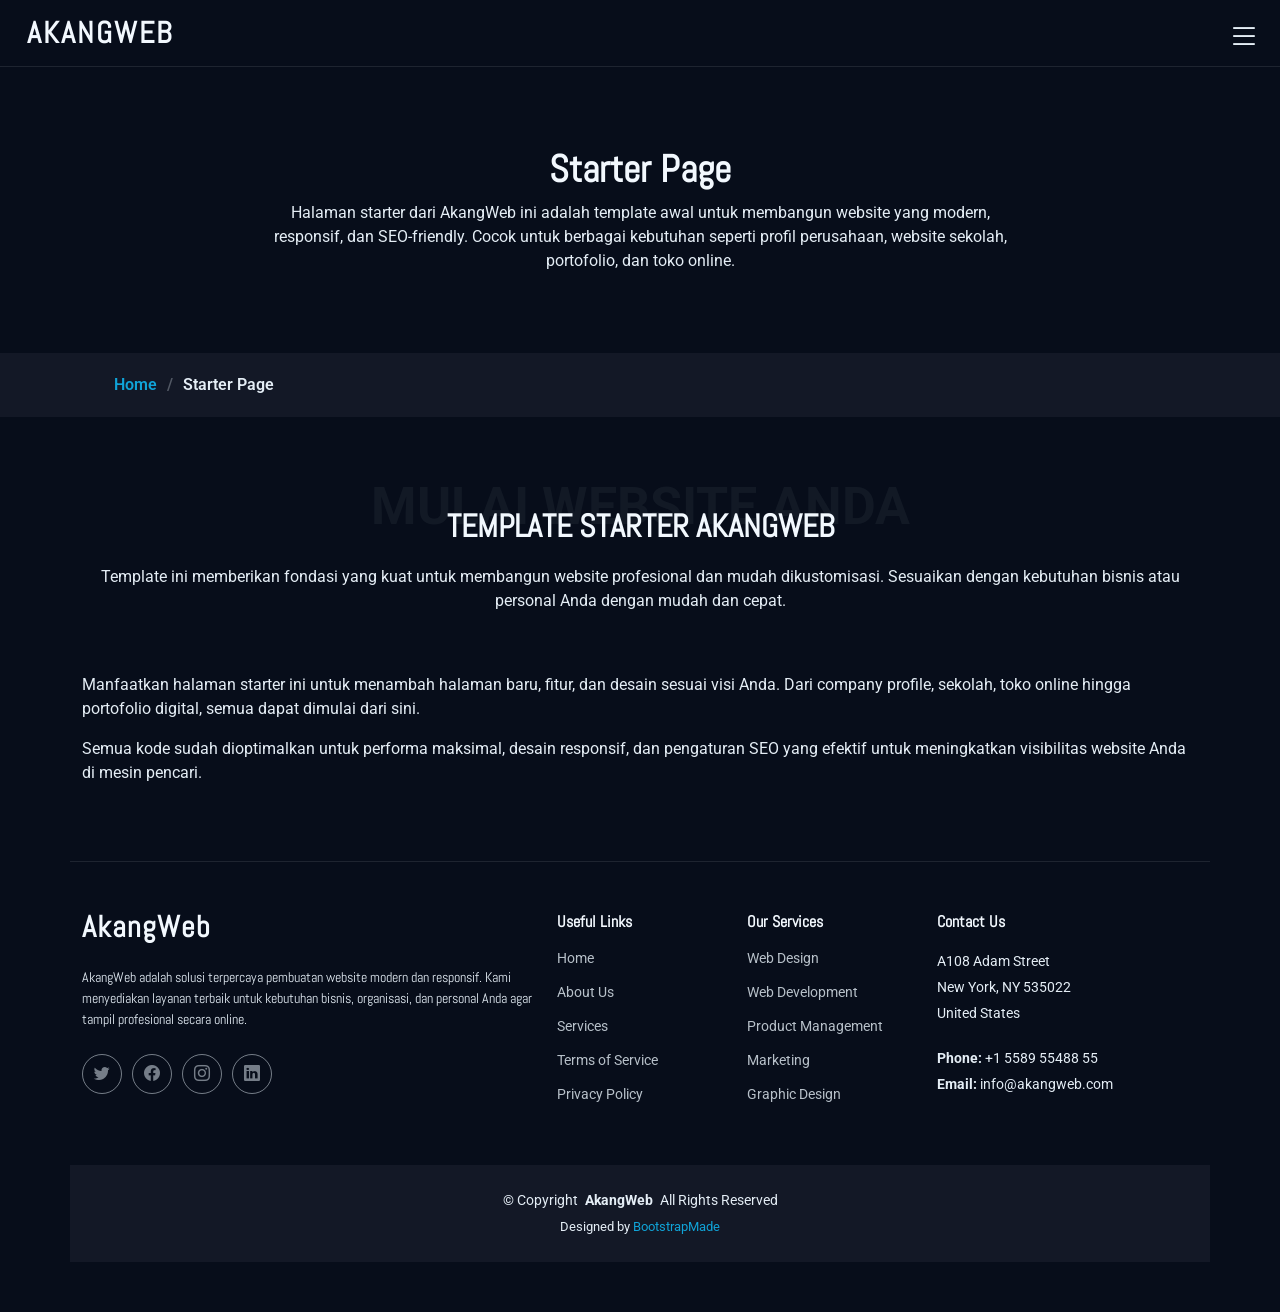
<file: starter-page.html>
<!DOCTYPE html>
<html lang="id">

<head>
  <meta charset="utf-8" />
  <meta content="width=device-width, initial-scale=1.0" name="viewport" />
  <title>Starter Page - AkangWeb Template untuk Website Profesional</title>
  <meta
    name="description"
    content="Starter page ini adalah template awal dari AkangWeb yang dirancang untuk membangun website modern, responsif, dan SEO-friendly untuk bisnis, sekolah, dan portofolio."
  />
  <meta
    name="keywords"
    content="starter page, template website, AkangWeb, website bisnis, website sekolah, portofolio digital, website responsif, SEO-friendly"
  />

  <!-- Favicons -->
  <link href="assets/img/favicon.png" rel="icon" />
  <link href="assets/img/apple-touch-icon.png" rel="apple-touch-icon" />

  <!-- Fonts -->
  <link href="https://fonts.googleapis.com" rel="preconnect" />
  <link href="https://fonts.gstatic.com" rel="preconnect" crossorigin />
  <link
    href="https://fonts.googleapis.com/css2?family=Roboto:ital,wght@0,100;0,300;0,400;0,500;0,700;0,900;1,100;1,300;1,400;1,500;1,700;1,900&family=Mukta:wght@200;300;400;500;600;700;800&family=Abel:wght@400&display=swap"
    rel="stylesheet"
  />

  <!-- Vendor CSS Files -->
  <link href="assets/vendor/bootstrap/css/bootstrap.min.css" rel="stylesheet" />
  <link href="assets/vendor/bootstrap-icons/bootstrap-icons.css" rel="stylesheet" />
  <link href="assets/vendor/aos/aos.css" rel="stylesheet" />
  <link href="assets/vendor/swiper/swiper-bundle.min.css" rel="stylesheet" />
  <link href="assets/vendor/glightbox/css/glightbox.min.css" rel="stylesheet" />

  <!-- Main CSS File -->
  <link href="assets/css/main.css" rel="stylesheet" />

  <!-- =======================================================
  * Template Name: Visible
  * Template URL: https://bootstrapmade.com/visible-bootstrap-agency-template/
  * Updated: May 22 2025 with Bootstrap v5.3.6
  * Author: BootstrapMade.com
  * License: https://bootstrapmade.com/license/
  ======================================================== -->
</head>

<body class="starter-page-page">
  <header id="header" class="header d-flex align-items-center position-relative">
    <div class="container-fluid position-relative d-flex align-items-center justify-content-between">
      <a href="index.html" class="logo d-flex align-items-center">
        <!-- Uncomment jika ingin menggunakan logo gambar -->
        <!-- <img src="assets/img/logo.webp" alt="AkangWeb Logo" /> -->
        <h1 class="sitename">AkangWeb</h1>
      </a>

      <nav id="navmenu" class="navmenu">
        <ul>
          <li><a href="index.html#hero">Home</a></li>
          <li><a href="index.html#about">About</a></li>
          <li><a href="index.html#services">Services</a></li>
          <li><a href="index.html#portfolio">Portfolio</a></li>
          <li><a href="index.html#team">Team</a></li>
          <li class="dropdown">
            <a href="#"
              ><span>Dropdown</span> <i class="bi bi-chevron-down toggle-dropdown"></i
            ></a>
            <ul>
              <li><a href="#">Dropdown 1</a></li>
              <li class="dropdown">
                <a href="#"
                  ><span>Deep Dropdown</span>
                  <i class="bi bi-chevron-down toggle-dropdown"></i
                ></a>
                <ul>
                  <li><a href="#">Deep Dropdown 1</a></li>
                  <li><a href="#">Deep Dropdown 2</a></li>
                  <li><a href="#">Deep Dropdown 3</a></li>
                  <li><a href="#">Deep Dropdown 4</a></li>
                  <li><a href="#">Deep Dropdown 5</a></li>
                </ul>
              </li>
              <li><a href="#">Dropdown 2</a></li>
              <li><a href="#">Dropdown 3</a></li>
              <li><a href="#">Dropdown 4</a></li>
            </ul>
          </li>
          <li><a href="index.html#contact">Contact</a></li>
        </ul>
        <i class="mobile-nav-toggle d-xl-none bi bi-list"></i>
      </nav>
    </div>
  </header>

  <main class="main">
    <!-- Page Title -->
    <div class="page-title" data-aos="fade">
      <div class="heading">
        <div class="container">
          <div class="row d-flex justify-content-center text-center">
            <div class="col-lg-8">
              <h1>Starter Page</h1>
              <p class="mb-0">
                Halaman starter dari AkangWeb ini adalah template awal untuk
                membangun website yang modern, responsif, dan SEO-friendly.
                Cocok untuk berbagai kebutuhan seperti profil perusahaan,
                website sekolah, portofolio, dan toko online.
              </p>
            </div>
          </div>
        </div>
      </div>
      <nav class="breadcrumbs">
        <div class="container">
          <ol>
            <li><a href="index.html">Home</a></li>
            <li class="current">Starter Page</li>
          </ol>
        </div>
      </nav>
    </div>
    <!-- End Page Title -->

    <!-- Starter Section -->
    <section id="starter-section" class="starter-section section">
      <!-- Section Title -->
      <div class="container section-title" data-aos="fade-up">
        <span class="description-title">Mulai Website Anda</span>
        <h2>Template Starter AkangWeb</h2>
        <p>
          Template ini memberikan fondasi yang kuat untuk membangun website
          profesional dan mudah dikustomisasi. Sesuaikan dengan kebutuhan
          bisnis atau personal Anda dengan mudah dan cepat.
        </p>
      </div>
      <!-- End Section Title -->

      <div class="container" data-aos="fade-up">
        <p>
          Manfaatkan halaman starter ini untuk menambah halaman baru, fitur,
          dan desain sesuai visi Anda. Dari company profile, sekolah, toko
          online hingga portofolio digital, semua dapat dimulai dari sini.
        </p>
        <p>
          Semua kode sudah dioptimalkan untuk performa maksimal, desain
          responsif, dan pengaturan SEO yang efektif untuk meningkatkan
          visibilitas website Anda di mesin pencari.
        </p>
      </div>
    </section>
    <!-- End Starter Section -->
  </main>

  <footer id="footer" class="footer">
    <div class="container footer-top">
      <div class="row gy-4">
        <div class="col-lg-5 col-md-12 footer-about">
          <a href="index.html" class="logo d-flex align-items-center">
            <span class="sitename">AkangWeb</span>
          </a>
          <p>
            AkangWeb adalah solusi terpercaya pembuatan website modern dan
            responsif. Kami menyediakan layanan terbaik untuk kebutuhan
            bisnis, organisasi, dan personal Anda agar tampil profesional
            secara online.
          </p>
          <div class="social-links d-flex mt-4">
            <a href="#" aria-label="Twitter"><i class="bi bi-twitter"></i></a>
            <a href="#" aria-label="Facebook"><i class="bi bi-facebook"></i></a>
            <a href="#" aria-label="Instagram"><i class="bi bi-instagram"></i></a>
            <a href="#" aria-label="LinkedIn"><i class="bi bi-linkedin"></i></a>
          </div>
        </div>

        <div class="col-lg-2 col-6 footer-links">
          <h4>Useful Links</h4>
          <ul>
            <li><a href="index.html#hero">Home</a></li>
            <li><a href="index.html#about">About Us</a></li>
            <li><a href="index.html#services">Services</a></li>
            <li><a href="index.html#terms">Terms of Service</a></li>
            <li><a href="index.html#privacy">Privacy Policy</a></li>
          </ul>
        </div>

        <div class="col-lg-2 col-6 footer-links">
          <h4>Our Services</h4>
          <ul>
            <li><a href="index.html#webdesign">Web Design</a></li>
            <li><a href="index.html#webdev">Web Development</a></li>
            <li><a href="index.html#productmanagement">Product Management</a></li>
            <li><a href="index.html#marketing">Marketing</a></li>
            <li><a href="index.html#graphicdesign">Graphic Design</a></li>
          </ul>
        </div>

        <div
          class="col-lg-3 col-md-12 footer-contact text-center text-md-start"
        >
          <h4>Contact Us</h4>
          <p>A108 Adam Street</p>
          <p>New York, NY 535022</p>
          <p>United States</p>
          <p class="mt-4">
            <strong>Phone:</strong> <span>+1 5589 55488 55</span>
          </p>
          <p>
            <strong>Email:</strong> <span>info@akangweb.com</span>
          </p>
        </div>
      </div>
    </div>

    <div class="container copyright text-center mt-4">
      <p>
        © <span>Copyright</span> <strong class="px-1 sitename">AkangWeb</strong>
        <span>All Rights Reserved</span>
      </p>
      <div class="credits">
        Designed by <a href="https://bootstrapmade.com/">BootstrapMade</a>
      </div>
    </div>
  </footer>

  <!-- Scroll Top -->
  <a
    href="#"
    id="scroll-top"
    class="scroll-top d-flex align-items-center justify-content-center"
    ><i class="bi bi-arrow-up-short"></i
  ></a>

  <!-- Preloader -->
  <div id="preloader"></div>

  <!-- Vendor JS Files -->
  <script src="assets/vendor/bootstrap/js/bootstrap.bundle.min.js"></script>
  <script src="assets/vendor/php-email-form/validate.js"></script>
  <script src="assets/vendor/aos/aos.js"></script>
  <script src="assets/vendor/purecounter/purecounter_vanilla.js"></script>
  <script src="assets/vendor/imagesloaded/imagesloaded.pkgd.min.js"></script>
  <script src="assets/vendor/isotope-layout/isotope.pkgd.min.js"></script>
  <script src="assets/vendor/swiper/swiper-bundle.min.js"></script>
  <script src="assets/vendor/glightbox/js/glightbox.min.js"></script>

  <!-- Main JS File -->
  <script src="assets/js/main.js"></script>
</body>

</html>
</file>
<file: assets/css/main.css>
/**
* Template Name: Visible
* Template URL: https://bootstrapmade.com/visible-bootstrap-agency-template/
* Updated: May 22 2025 with Bootstrap v5.3.6
* Author: BootstrapMade.com
* License: https://bootstrapmade.com/license/
*/

/*--------------------------------------------------------------
# Font & Color Variables
# Help: https://bootstrapmade.com/color-system/
--------------------------------------------------------------*/
/* Fonts */
:root {
  --default-font: "Roboto",  system-ui, -apple-system, "Segoe UI", Roboto, "Helvetica Neue", Arial, "Noto Sans", "Liberation Sans", sans-serif, "Apple Color Emoji", "Segoe UI Emoji", "Segoe UI Symbol", "Noto Color Emoji";
  --heading-font: "Abel",  sans-serif;
  --nav-font: "Mukta",  sans-serif;
}

/* Global Colors - The following color variables are used throughout the website. Updating them here will change the color scheme of the entire website */
:root { 
  --background-color: #070d1a; /* Background color for the entire website, including individual sections */
  --default-color: #e4edf5; /* Default color used for the majority of the text content across the entire website */
  --heading-color: #f2f8fe; /* Color for headings, subheadings and title throughout the website */
  --accent-color: #10a3d7; /* Accent color that represents your brand on the website. It's used for buttons, links, and other elements that need to stand out */
  --surface-color: #131825; /* The surface color is used as a background of boxed elements within sections, such as cards, icon boxes, or other elements that require a visual separation from the global background. */
  --contrast-color: #ffffff; /* Contrast color for text, ensuring readability against backgrounds of accent, heading, or default colors. */
}

/* Nav Menu Colors - The following color variables are used specifically for the navigation menu. They are separate from the global colors to allow for more customization options */
:root {
  --nav-color: #e4edf5;  /* The default color of the main navmenu links */
  --nav-hover-color: #10a3d7; /* Applied to main navmenu links when they are hovered over or active */
  --nav-mobile-background-color: rgba(22, 29, 44, 0.95); /* Used as the background color for mobile navigation menu */
  --nav-dropdown-background-color: rgba(23, 30, 47, 0.95); /* Used as the background color for dropdown items that appear when hovering over primary navigation items */
  --nav-dropdown-color: rgba(215, 226, 235, 0.645); /* Used for navigation links of the dropdown items in the navigation menu. */
  --nav-dropdown-hover-color: #ffffff; /* Similar to --nav-hover-color, this color is applied to dropdown navigation links when they are hovered over. */
}

/* Color Presets - These classes override global colors when applied to any section or element, providing reuse of the sam color scheme. */

.light-background {
  --background-color: #111623;
  --surface-color: #161c2a;
}

.dark-background {
  --background-color: #060606;
  --default-color: #ffffff;
  --heading-color: #ffffff;
  --surface-color: #252525;
  --contrast-color: #ffffff;
}

/* Smooth scroll */
:root {
  scroll-behavior: smooth;
}

/*--------------------------------------------------------------
# General Styling & Shared Classes
--------------------------------------------------------------*/
body {
  color: var(--default-color);
  background-color: var(--background-color);
  font-family: var(--default-font);
}

a {
  color: var(--accent-color);
  text-decoration: none;
  transition: 0.3s;
}

a:hover {
  color: color-mix(in srgb, var(--accent-color), transparent 25%);
  text-decoration: none;
}

h1,
h2,
h3,
h4,
h5,
h6 {
  color: var(--heading-color);
  font-family: var(--heading-font);
}

/* PHP Email Form Messages
------------------------------*/
.php-email-form .error-message {
  display: none;
  background: #df1529;
  color: #ffffff;
  text-align: left;
  padding: 15px;
  margin-bottom: 24px;
  font-weight: 600;
}

.php-email-form .sent-message {
  display: none;
  color: #ffffff;
  background: #059652;
  text-align: center;
  padding: 15px;
  margin-bottom: 24px;
  font-weight: 600;
}

.php-email-form .loading {
  display: none;
  background: var(--surface-color);
  text-align: center;
  padding: 15px;
  margin-bottom: 24px;
}

.php-email-form .loading:before {
  content: "";
  display: inline-block;
  border-radius: 50%;
  width: 24px;
  height: 24px;
  margin: 0 10px -6px 0;
  border: 3px solid var(--accent-color);
  border-top-color: var(--surface-color);
  animation: php-email-form-loading 1s linear infinite;
}

@keyframes php-email-form-loading {
  0% {
    transform: rotate(0deg);
  }

  100% {
    transform: rotate(360deg);
  }
}

/*--------------------------------------------------------------
# Global Header
--------------------------------------------------------------*/
.header {
  --background-color: rgba(255, 255, 255, 0);
  color: var(--default-color);
  background-color: var(--background-color);
  padding: 15px;
  transition: all 0.5s;
  z-index: 997;
}

.header .logo {
  line-height: 1;
}

.header .logo img {
  max-height: 32px;
  margin-right: 8px;
}

.header .logo h1 {
  font-size: 30px;
  margin: 0;
  font-weight: 700;
  letter-spacing: 2px;
  text-transform: uppercase;
  color: var(--heading-color);
}

.scrolled .header {
  box-shadow: 0px 0 18px rgba(0, 0, 0, 0.1);
}

/*--------------------------------------------------------------
# Navigation Menu
--------------------------------------------------------------*/
/* Navmenu */
.mobile-nav-toggle {
  color: var(--nav-color);
  position: fixed;
  top: 20px;
  right: 20px;
  font-size: 32px;
  line-height: 0;
  cursor: pointer;
  display: block !important;
  z-index: 998;
  transition: 0.3s;
}

.mobile-nav-toggle:hover {
  color: var(--nav-hover-color);
}

.navmenu {
  position: fixed;
  top: 0;
  bottom: 0;
  right: -300px;
  z-index: 997;
  transition: 0.3s;
  width: 300px;
  overflow: hidden;
}

.navmenu ul {
  display: block;
  list-style: none;
  padding: 20px 10px;
  margin: 0;
  overflow-y: auto;
  transition: 0.3s;
  z-index: 998;
}

.navmenu a,
.navmenu a:focus {
  color: var(--nav-dropdown-color);
  padding: 15px 20px;
  font-family: var(--nav-font);
  font-size: 17px;
  font-weight: 500;
  display: flex;
  align-items: center;
  justify-content: space-between;
  white-space: nowrap;
  transition: 0.3s;
}

.navmenu a i,
.navmenu a:focus i {
  font-size: 12px;
  line-height: 0;
  margin-left: 5px;
  width: 30px;
  height: 30px;
  display: flex;
  align-items: center;
  justify-content: center;
  border-radius: 50%;
  transition: 0.3s;
  background-color: color-mix(in srgb, var(--accent-color), transparent 90%);
}

.navmenu a i:hover,
.navmenu a:focus i:hover {
  background-color: var(--accent-color);
  color: var(--contrast-color);
}

.navmenu a:hover,
.navmenu .active,
.navmenu .active:focus {
  color: var(--nav-dropdown-hover-color);
}

.navmenu .active i,
.navmenu .active:focus i {
  background-color: var(--accent-color);
  color: var(--contrast-color);
  transform: rotate(180deg);
}

.navmenu .dropdown ul {
  position: static;
  display: none;
  z-index: 99;
  padding: 10px 0;
  margin: 10px 20px;
  box-shadow: none;
  transition: all 0.5s ease-in-out;
}

.navmenu .dropdown>.dropdown-active {
  display: block;
  background-color: var(--nav-dropdown-background-color);
  border: 1px solid color-mix(in srgb, var(--nav-dropdown-color), transparent 90%);
}

.mobile-nav-active .mobile-nav-toggle {
  right: 310px;
  font-size: 36px;
}

.mobile-nav-active .navmenu {
  position: fixed;
  overflow: hidden;
  top: 0;
  bottom: 0;
  right: 0;
  background-color: var(--nav-mobile-background-color);
  transition: 0.3s;
}

/*--------------------------------------------------------------
# Global Footer
--------------------------------------------------------------*/
.footer {
  color: var(--default-color);
  background-color: var(--background-color);
  font-size: 14px;
  padding-bottom: 50px;
  position: relative;
}

.footer .footer-top {
  padding-top: 50px;
  border-top: 1px solid color-mix(in srgb, var(--default-color), transparent 90%);
}

.footer .footer-about .logo {
  line-height: 1;
  margin-bottom: 25px;
}

.footer .footer-about .logo img {
  max-height: 40px;
  margin-right: 6px;
}

.footer .footer-about .logo span {
  color: var(--heading-color);
  font-size: 30px;
  font-weight: 700;
  letter-spacing: 1px;
  font-family: var(--heading-font);
}

.footer .footer-about p {
  font-size: 14px;
  font-family: var(--heading-font);
}

.footer .social-links a {
  display: flex;
  align-items: center;
  justify-content: center;
  width: 40px;
  height: 40px;
  border-radius: 50%;
  border: 1px solid color-mix(in srgb, var(--default-color), transparent 50%);
  font-size: 16px;
  color: color-mix(in srgb, var(--default-color), transparent 50%);
  margin-right: 10px;
  transition: 0.3s;
}

.footer .social-links a:hover {
  color: var(--accent-color);
  border-color: var(--accent-color);
}

.footer h4 {
  font-size: 16px;
  font-weight: bold;
  position: relative;
  padding-bottom: 12px;
}

.footer .footer-links {
  margin-bottom: 30px;
}

.footer .footer-links ul {
  list-style: none;
  padding: 0;
  margin: 0;
}

.footer .footer-links ul i {
  padding-right: 2px;
  font-size: 12px;
  line-height: 0;
}

.footer .footer-links ul li {
  padding: 10px 0;
  display: flex;
  align-items: center;
}

.footer .footer-links ul li:first-child {
  padding-top: 0;
}

.footer .footer-links ul a {
  color: color-mix(in srgb, var(--default-color), transparent 20%);
  display: inline-block;
  line-height: 1;
}

.footer .footer-links ul a:hover {
  color: var(--accent-color);
}

.footer .footer-contact p {
  margin-bottom: 5px;
}

.footer .copyright {
  padding-top: 25px;
  padding-bottom: 25px;
  background-color: color-mix(in srgb, var(--default-color), transparent 95%);
}

.footer .copyright p {
  margin-bottom: 0;
}

.footer .credits {
  margin-top: 6px;
  font-size: 13px;
}

/*--------------------------------------------------------------
# Preloader
--------------------------------------------------------------*/
#preloader {
  position: fixed;
  inset: 0;
  z-index: 999999;
  overflow: hidden;
  background: var(--background-color);
  transition: all 0.6s ease-out;
}

#preloader:before {
  content: "";
  position: fixed;
  top: calc(50% - 30px);
  left: calc(50% - 30px);
  border: 6px solid #ffffff;
  border-color: var(--accent-color) transparent var(--accent-color) transparent;
  border-radius: 50%;
  width: 60px;
  height: 60px;
  animation: animate-preloader 1.5s linear infinite;
}

@keyframes animate-preloader {
  0% {
    transform: rotate(0deg);
  }

  100% {
    transform: rotate(360deg);
  }
}

/*--------------------------------------------------------------
# Scroll Top Button
--------------------------------------------------------------*/
.scroll-top {
  position: fixed;
  visibility: hidden;
  opacity: 0;
  right: 15px;
  bottom: 15px;
  z-index: 99999;
  background-color: var(--accent-color);
  width: 40px;
  height: 40px;
  border-radius: 4px;
  transition: all 0.4s;
}

.scroll-top i {
  font-size: 24px;
  color: var(--contrast-color);
  line-height: 0;
}

.scroll-top:hover {
  background-color: color-mix(in srgb, var(--accent-color), transparent 20%);
  color: var(--contrast-color);
}

.scroll-top.active {
  visibility: visible;
  opacity: 1;
}

/*--------------------------------------------------------------
# Disable aos animation delay on mobile devices
--------------------------------------------------------------*/
@media screen and (max-width: 768px) {
  [data-aos-delay] {
    transition-delay: 0 !important;
  }
}

/*--------------------------------------------------------------
# Global Page Titles & Breadcrumbs
--------------------------------------------------------------*/
.page-title {
  color: var(--default-color);
  background-color: var(--background-color);
  position: relative;
}

.page-title .heading {
  padding: 80px 0;
  border-top: 1px solid color-mix(in srgb, var(--default-color), transparent 90%);
}

.page-title .heading h1 {
  font-size: 38px;
  font-weight: 700;
}

.page-title nav {
  background-color: color-mix(in srgb, var(--default-color), transparent 95%);
  padding: 20px 0;
}

.page-title nav ol {
  display: flex;
  flex-wrap: wrap;
  list-style: none;
  margin: 0;
  font-size: 16px;
  font-weight: 600;
}

.page-title nav ol li+li {
  padding-left: 10px;
}

.page-title nav ol li+li::before {
  content: "/";
  display: inline-block;
  padding-right: 10px;
  color: color-mix(in srgb, var(--default-color), transparent 70%);
}

/*--------------------------------------------------------------
# Global Sections
--------------------------------------------------------------*/
section,
.section {
  color: var(--default-color);
  background-color: var(--background-color);
  padding: 60px 0;
  scroll-margin-top: 0;
  overflow: clip;
}

@media (max-width: 1199px) {

  section,
  .section {
    scroll-margin-top: 0;
  }
}

/*--------------------------------------------------------------
# Global Section Titles
--------------------------------------------------------------*/
.section-title {
  text-align: center;
  padding: 30px 0;
  margin-bottom: 30px;
  position: relative;
}

.section-title h2 {
  font-size: 32px;
  font-weight: 700;
  text-transform: uppercase;
  margin-bottom: 20px;
  padding-bottom: 0;
  position: relative;
  z-index: 2;
}

.section-title span {
  position: absolute;
  top: 4px;
  color: color-mix(in srgb, var(--heading-color), transparent 95%);
  left: 0;
  right: 0;
  z-index: 1;
  font-weight: 700;
  font-size: 52px;
  text-transform: uppercase;
  line-height: 1;
}

.section-title p {
  margin-bottom: 0;
  position: relative;
  z-index: 2;
}

@media (max-width: 575px) {
  .section-title h2 {
    font-size: 28px;
    margin-bottom: 15px;
  }

  .section-title span {
    font-size: 38px;
  }
}

/*--------------------------------------------------------------
# Hero Section
--------------------------------------------------------------*/
.hero {
  padding-top: 20px;
  position: relative;
  min-height: 100vh;
  width: 100%;
  display: flex;
  align-items: center;
  overflow: hidden;
  padding-bottom: 80px;
}

.hero::before {
  content: "";
  position: absolute;
  top: 0;
  left: 0;
  right: 0;
  bottom: 0;
  background-image: radial-gradient(circle, color-mix(in srgb, var(--accent-color), transparent 90%) 1px, transparent 1px);
  background-size: 30px 30px;
  opacity: 0.5;
  z-index: 1;
}

.hero .container {
  position: relative;
  z-index: 2;
}

.hero .hero-content {
  padding-right: 2.5rem;
}

@media (max-width: 991px) {
  .hero .hero-content {
    padding-right: 0;
    margin-bottom: 4rem;
    text-align: center;
  }
}

.hero .hero-content .subtitle {
  margin-bottom: 1.5rem;
  position: relative;
  display: inline-block;
}

.hero .hero-content .subtitle span {
  font-size: 1rem;
  font-weight: 700;
  letter-spacing: 3px;
  padding-bottom: 10px;
  position: relative;
  color: color-mix(in srgb, var(--heading-color), transparent 20%);
}

.hero .hero-content .subtitle span::after {
  content: "";
  position: absolute;
  left: 0;
  bottom: 0;
  width: 40px;
  height: 2px;
  background-color: var(--accent-color);
}

@media (max-width: 991px) {
  .hero .hero-content .subtitle span::after {
    right: 0;
    margin: 0 auto;
  }
}

.hero .hero-content .title {
  font-size: 4.5rem;
  line-height: 1.1;
  font-weight: 800;
  margin-bottom: 2rem;
  letter-spacing: -1px;
  color: var(--heading-color);
}

.hero .hero-content .title .highlight {
  position: relative;
  display: inline-block;
  color: var(--accent-color);
}

.hero .hero-content .title .highlight::after {
  content: "";
  position: absolute;
  bottom: 10px;
  left: 0;
  width: 100%;
  height: 8px;
  background-color: color-mix(in srgb, var(--accent-color), transparent 85%);
  z-index: -1;
}

@media (max-width: 1200px) {
  .hero .hero-content .title {
    font-size: 3.8rem;
  }
}

@media (max-width: 991px) {
  .hero .hero-content .title {
    font-size: 3.2rem;
  }
}

@media (max-width: 767px) {
  .hero .hero-content .title {
    font-size: 2.8rem;
  }
}

@media (max-width: 480px) {
  .hero .hero-content .title {
    font-size: 2.4rem;
  }
}

.hero .hero-content .description {
  margin-bottom: 2.5rem;
}

.hero .hero-content .description p {
  font-size: 1.05rem;
  line-height: 1.7;
  color: color-mix(in srgb, var(--default-color), transparent 20%);
}

.hero .hero-content .hero-buttons {
  display: flex;
  gap: 1.25rem;
}

@media (max-width: 991px) {
  .hero .hero-content .hero-buttons {
    justify-content: center;
  }
}

@media (max-width: 480px) {
  .hero .hero-content .hero-buttons {
    flex-direction: column;
    gap: 1rem;
  }
}

.hero .hero-content .hero-buttons .primary-btn {
  display: inline-flex;
  align-items: center;
  justify-content: center;
  background-color: var(--accent-color);
  color: var(--contrast-color);
  padding: 1rem 2rem;
  border-radius: 50px;
  font-weight: 600;
  transition: all 0.3s ease;
}

.hero .hero-content .hero-buttons .primary-btn i {
  margin-left: 8px;
  font-size: 0.85rem;
  transition: transform 0.3s ease;
}

.hero .hero-content .hero-buttons .primary-btn:hover {
  background-color: color-mix(in srgb, var(--accent-color), transparent 20%);
  transform: translateY(-3px);
  box-shadow: 0 10px 20px color-mix(in srgb, var(--accent-color), transparent 80%);
}

.hero .hero-content .hero-buttons .primary-btn:hover i {
  transform: translateX(4px);
}

.hero .hero-content .hero-buttons .secondary-btn {
  display: inline-flex;
  align-items: center;
  justify-content: center;
  border: 1px solid color-mix(in srgb, var(--default-color), transparent 75%);
  background-color: transparent;
  color: var(--default-color);
  padding: 1rem 2rem;
  border-radius: 50px;
  font-weight: 600;
  transition: all 0.3s ease;
}

.hero .hero-content .hero-buttons .secondary-btn:hover {
  border-color: var(--default-color);
  transform: translateY(-3px);
}

.hero .hero-visual {
  position: relative;
}

.hero .hero-visual .image-wrapper {
  position: relative;
  border-radius: 20px;
  overflow: hidden;
  transform: perspective(1000px) rotateY(-5deg) rotateX(5deg);
  transition: transform 0.5s ease;
  box-shadow: 0 25px 50px -12px rgba(0, 0, 0, 0.25);
}

.hero .hero-visual .image-wrapper:hover {
  transform: perspective(1000px) rotateY(0deg) rotateX(0deg);
}

.hero .hero-visual .image-wrapper .main-image {
  width: 100%;
  height: auto;
  display: block;
}

.hero .hero-visual .image-wrapper .floating-element {
  position: absolute;
  width: 60px;
  height: 60px;
  display: flex;
  align-items: center;
  justify-content: center;
  border-radius: 50%;
  background-color: color-mix(in srgb, var(--surface-color), transparent 40%);
  backdrop-filter: blur(10px);
  box-shadow: 0 8px 32px rgba(0, 0, 0, 0.1);
  animation: float 6s ease-in-out infinite;
}

.hero .hero-visual .image-wrapper .floating-element i {
  font-size: 1.5rem;
  color: var(--accent-color);
}

.hero .hero-visual .image-wrapper .floating-element.top-left {
  top: -20px;
  left: -20px;
  animation-delay: 0.5s;
}

.hero .hero-visual .image-wrapper .floating-element.bottom-right {
  bottom: -20px;
  right: -20px;
  animation-delay: 1.5s;
}

.hero .hero-visual .image-wrapper .experience-badge {
  position: absolute;
  bottom: 30px;
  left: 30px;
  background-color: color-mix(in srgb, var(--surface-color), transparent 40%);
  backdrop-filter: blur(10px);
  border-radius: 10px;
  padding: 1rem;
  display: flex;
  flex-direction: column;
  box-shadow: 0 8px 32px rgba(0, 0, 0, 0.1);
  min-width: 140px;
}

.hero .hero-visual .image-wrapper .experience-badge .years {
  font-size: 2.2rem;
  font-weight: 800;
  color: var(--accent-color);
  line-height: 1;
}

.hero .hero-visual .image-wrapper .experience-badge .text {
  font-size: 0.85rem;
  color: var(--default-color);
  font-weight: 500;
}

.hero .hero-visual .client-counter {
  position: absolute;
  top: 30px;
  right: -30px;
  background-color: var(--surface-color);
  border-radius: 10px;
  padding: 1.25rem;
  box-shadow: 0 10px 30px rgba(0, 0, 0, 0.1);
  display: flex;
  flex-direction: column;
  align-items: flex-start;
  min-width: 160px;
}

@media (max-width: 991px) {
  .hero .hero-visual .client-counter {
    right: 0;
  }
}

@media (max-width: 767px) {
  .hero .hero-visual .client-counter {
    right: 20px;
  }
}

.hero .hero-visual .client-counter .counter-number span {
  font-size: 2rem;
  font-weight: 800;
  color: var(--heading-color);
}

.hero .hero-visual .client-counter .counter-text span {
  font-size: 0.9rem;
  color: color-mix(in srgb, var(--default-color), transparent 20%);
}

@keyframes float {
  0% {
    transform: translateY(0);
  }

  50% {
    transform: translateY(-15px);
  }

  100% {
    transform: translateY(0);
  }
}

/*--------------------------------------------------------------
# About Section
--------------------------------------------------------------*/
.about .about-image-wrapper {
  position: relative;
  margin-bottom: 3rem;
}

.about .about-image-wrapper img {
  box-shadow: 0 15px 30px rgba(0, 0, 0, 0.1);
}

.about .about-image-wrapper .mission-card {
  position: absolute;
  bottom: -30px;
  left: 0;
  right: 0;
  margin: 0 auto;
  width: 90%;
  background-color: var(--accent-color);
  padding: 1.5rem;
  border-radius: 12px;
  display: flex;
  align-items: center;
  gap: 1.25rem;
  box-shadow: 0 10px 30px color-mix(in srgb, var(--accent-color), transparent 70%);
}

.about .about-image-wrapper .mission-card .mission-icon {
  flex-shrink: 0;
  width: 60px;
  height: 60px;
  border-radius: 50%;
  background-color: color-mix(in srgb, var(--contrast-color), transparent 85%);
  display: flex;
  align-items: center;
  justify-content: center;
}

.about .about-image-wrapper .mission-card .mission-icon i {
  font-size: 1.75rem;
  color: var(--contrast-color);
}

.about .about-image-wrapper .mission-card .mission-content h4 {
  font-size: 1.25rem;
  color: var(--contrast-color);
  margin-bottom: 0.5rem;
  font-weight: 600;
}

.about .about-image-wrapper .mission-card .mission-content p {
  font-size: 0.95rem;
  color: var(--contrast-color);
  margin-bottom: 0;
}

.about .about-content .tag-badge {
  display: inline-block;
  background-color: color-mix(in srgb, var(--accent-color), transparent 85%);
  color: var(--accent-color);
  font-size: 0.75rem;
  font-weight: 600;
  padding: 0.5rem 1rem;
  border-radius: 6px;
  text-transform: uppercase;
  letter-spacing: 1px;
  margin-bottom: 1rem;
}

.about .about-content h2 {
  font-size: 2.25rem;
  font-weight: 700;
  margin-bottom: 1.5rem;
  line-height: 1.3;
}

@media (max-width: 991px) {
  .about .about-content h2 {
    font-size: 1.75rem;
  }
}

.about .about-content .about-info p {
  margin-bottom: 1rem;
  font-size: 1rem;
  line-height: 1.7;
}

.about .about-content .about-info p:last-child {
  margin-bottom: 0;
}

.about .about-content .values-title {
  font-size: 1.25rem;
  font-weight: 600;
  margin-top: 2rem;
}

.about .about-content .values-list {
  display: flex;
  flex-wrap: wrap;
  gap: 1rem;
}

.about .about-content .values-list .value-item {
  display: flex;
  align-items: center;
  gap: 0.75rem;
  background-color: color-mix(in srgb, var(--background-color), var(--default-color) 5%);
  padding: 0.75rem 1.25rem;
  border-radius: 50px;
  transition: all 0.3s ease;
}

.about .about-content .values-list .value-item:hover {
  transform: translateY(-3px);
  background-color: color-mix(in srgb, var(--accent-color), transparent 90%);
}

.about .about-content .values-list .value-item .value-icon {
  display: flex;
  align-items: center;
  justify-content: center;
  width: 24px;
  height: 24px;
  border-radius: 50%;
  background-color: var(--accent-color);
}

.about .about-content .values-list .value-item .value-icon i {
  color: var(--contrast-color);
  font-size: 14px;
}

.about .about-content .values-list .value-item .value-text {
  font-weight: 500;
  font-size: 0.95rem;
}

@media (max-width: 991px) {
  .about .about-content {
    margin-top: 3rem;
  }
}

/*--------------------------------------------------------------
# Stats Section
--------------------------------------------------------------*/
.stats .stats-wrapper {
  display: grid;
  grid-template-columns: repeat(4, 1fr);
  gap: 20px;
}

@media (max-width: 992px) {
  .stats .stats-wrapper {
    grid-template-columns: repeat(2, 1fr);
  }
}

@media (max-width: 576px) {
  .stats .stats-wrapper {
    grid-template-columns: 1fr;
  }
}

.stats .stats-item {
  background: linear-gradient(135deg, color-mix(in srgb, var(--surface-color), transparent 5%), var(--surface-color));
  border-radius: 15px;
  padding: 40px 20px;
  text-align: center;
  position: relative;
  transition: transform 0.3s ease, box-shadow 0.3s ease;
  box-shadow: 0 10px 30px rgba(0, 0, 0, 0.05);
  overflow: hidden;
}

.stats .stats-item:hover {
  transform: translateY(-10px);
  box-shadow: 0 15px 35px rgba(0, 0, 0, 0.1);
}

.stats .stats-item:hover .icon-wrapper {
  transform: scale(1.1);
}

.stats .stats-item:nth-child(1) .icon-wrapper {
  background-color: color-mix(in srgb, var(--accent-color), transparent 85%);
}

.stats .stats-item:nth-child(1) .icon-wrapper i {
  color: color-mix(in srgb, var(--accent-color), transparent 10%);
}

.stats .stats-item:nth-child(2) .icon-wrapper {
  background-color: color-mix(in srgb, #ff7e00, transparent 85%);
}

.stats .stats-item:nth-child(2) .icon-wrapper i {
  color: color-mix(in srgb, #ff7e00, transparent 10%);
}

.stats .stats-item:nth-child(3) .icon-wrapper {
  background-color: color-mix(in srgb, #00c875, transparent 85%);
}

.stats .stats-item:nth-child(3) .icon-wrapper i {
  color: color-mix(in srgb, #00c875, transparent 10%);
}

.stats .stats-item:nth-child(4) .icon-wrapper {
  background-color: color-mix(in srgb, #e83e8c, transparent 85%);
}

.stats .stats-item:nth-child(4) .icon-wrapper i {
  color: color-mix(in srgb, #e83e8c, transparent 10%);
}

.stats .stats-item .icon-wrapper {
  width: 80px;
  height: 80px;
  border-radius: 50%;
  display: flex;
  align-items: center;
  justify-content: center;
  margin: 0 auto 20px;
  transition: transform 0.3s ease;
}

.stats .stats-item .icon-wrapper i {
  font-size: 36px;
}

.stats .stats-item span {
  display: block;
  font-size: 48px;
  font-weight: 700;
  color: var(--heading-color);
  margin-bottom: 10px;
  line-height: 1;
  font-family: var(--heading-font);
}

.stats .stats-item p {
  color: var(--default-color);
  font-size: 18px;
  margin: 0;
  font-weight: 500;
  font-family: var(--heading-font);
  opacity: 0.8;
}

/*--------------------------------------------------------------
# Services Section
--------------------------------------------------------------*/
.services .services-header {
  margin-bottom: 4rem;
}

@media (max-width: 992px) {
  .services .services-header {
    margin-bottom: 3rem;
  }
}

.services .services-intro {
  padding-right: 2rem;
}

@media (max-width: 992px) {
  .services .services-intro {
    padding-right: 0;
    margin-bottom: 2.5rem;
  }
}

.services .services-intro .services-tag {
  display: inline-block;
  background-color: var(--accent-color);
  color: var(--contrast-color);
  font-size: 0.85rem;
  font-weight: 600;
  padding: 0.5rem 1.25rem;
  border-radius: 4px;
  margin-bottom: 1.5rem;
  text-transform: uppercase;
  letter-spacing: 1px;
}

.services .services-intro h2 {
  font-size: 2.5rem;
  font-weight: 700;
  margin-bottom: 1.5rem;
  line-height: 1.2;
  color: var(--heading-color);
}

@media (max-width: 768px) {
  .services .services-intro h2 {
    font-size: 2rem;
  }
}

.services .services-intro p {
  font-size: 1.1rem;
  line-height: 1.6;
  color: color-mix(in srgb, var(--default-color), transparent 20%);
}

.services .services-stats {
  display: flex;
  flex-direction: column;
  gap: 1.5rem;
}

.services .services-stats .stat-item {
  background: linear-gradient(135deg, var(--surface-color), color-mix(in srgb, var(--surface-color), var(--accent-color) 5%));
  border-radius: 8px;
  padding: 1.5rem;
  box-shadow: 0 10px 30px rgba(0, 0, 0, 0.05);
  border-left: 4px solid var(--accent-color);
}

.services .services-stats .stat-item .stat-number {
  display: block;
  font-size: 2.5rem;
  font-weight: 700;
  color: var(--heading-color);
  line-height: 1.1;
  margin-bottom: 0.5rem;
}

.services .services-stats .stat-item .stat-label {
  display: block;
  font-size: 0.95rem;
  color: color-mix(in srgb, var(--default-color), transparent 20%);
  font-weight: 500;
}

.services .service-card {
  height: 100%;
}

.services .service-card .service-card-inner {
  background-color: var(--surface-color);
  border-radius: 8px;
  padding: 2rem;
  height: 100%;
  transition: all 0.3s ease;
  position: relative;
  box-shadow: 0 10px 30px rgba(0, 0, 0, 0.05);
  border: 1px solid rgba(0, 0, 0, 0.05);
}

.services .service-card .service-card-inner:hover {
  transform: translateY(-10px);
  box-shadow: 0 15px 35px rgba(0, 0, 0, 0.1);
}

.services .service-card .service-card-inner:hover .service-icon {
  background-color: var(--accent-color);
  color: var(--contrast-color);
}

.services .service-card .service-card-inner .service-icon {
  width: 60px;
  height: 60px;
  background-color: color-mix(in srgb, var(--accent-color), transparent 90%);
  color: var(--accent-color);
  border-radius: 8px;
  display: flex;
  align-items: center;
  justify-content: center;
  font-size: 1.5rem;
  margin-bottom: 1.5rem;
  transition: all 0.3s ease;
}

.services .service-card .service-card-inner h3 {
  font-size: 1.25rem;
  font-weight: 700;
  margin-bottom: 1rem;
  color: var(--heading-color);
}

.services .service-card .service-card-inner p {
  color: color-mix(in srgb, var(--default-color), transparent 20%);
  margin-bottom: 0;
  font-size: 0.95rem;
  line-height: 1.6;
}

/*--------------------------------------------------------------
# Features Section
--------------------------------------------------------------*/
.features {
  padding-top: 60px;
  padding-bottom: 30px;
}

.features .features-overview {
  display: flex;
  margin-bottom: 60px;
  gap: 40px;
}

@media (max-width: 991px) {
  .features .features-overview {
    flex-direction: column;
  }
}

.features .features-overview .main-heading {
  flex: 1;
  padding-right: 20px;
}

.features .features-overview .main-heading h2 {
  font-size: 36px;
  font-weight: 700;
  margin-bottom: 20px;
  line-height: 1.2;
}

.features .features-overview .main-heading p {
  font-size: 17px;
  line-height: 1.7;
  color: color-mix(in srgb, var(--default-color), transparent 20%);
  margin-bottom: 30px;
}

.features .features-overview .main-heading .achievement-badges {
  display: flex;
  gap: 30px;
  margin-top: 40px;
}

@media (max-width: 576px) {
  .features .features-overview .main-heading .achievement-badges {
    flex-direction: column;
    gap: 20px;
  }
}

.features .features-overview .main-heading .achievement-badges .achievement {
  display: flex;
  align-items: center;
  gap: 15px;
}

.features .features-overview .main-heading .achievement-badges .achievement .achievement-icon {
  width: 50px;
  height: 50px;
  border-radius: 50%;
  background: color-mix(in srgb, var(--accent-color), transparent 90%);
  display: flex;
  align-items: center;
  justify-content: center;
}

.features .features-overview .main-heading .achievement-badges .achievement .achievement-icon i {
  font-size: 22px;
  color: var(--accent-color);
}

.features .features-overview .main-heading .achievement-badges .achievement .achievement-info {
  display: flex;
  flex-direction: column;
}

.features .features-overview .main-heading .achievement-badges .achievement .achievement-info .achievement-value {
  font-size: 24px;
  font-weight: 700;
  color: var(--heading-color);
  line-height: 1.2;
}

.features .features-overview .main-heading .achievement-badges .achievement .achievement-info .achievement-label {
  font-size: 14px;
  color: color-mix(in srgb, var(--default-color), transparent 25%);
}

.features .features-overview .features-card-wrapper {
  flex: 1.2;
  display: flex;
  flex-direction: column;
  gap: 20px;
}

.features .features-overview .features-card-wrapper .features-row {
  display: grid;
  grid-template-columns: repeat(2, 1fr);
  gap: 20px;
}

@media (max-width: 767px) {
  .features .features-overview .features-card-wrapper .features-row {
    grid-template-columns: 1fr;
  }
}

.features .features-overview .features-card-wrapper .feature-card {
  background-color: var(--surface-color);
  border-radius: 16px;
  box-shadow: 0 8px 25px rgba(0, 0, 0, 0.05);
  padding: 25px;
  transition: all 0.3s ease;
  border: 1px solid rgba(0, 0, 0, 0.04);
  height: 100%;
  position: relative;
  overflow: hidden;
}

.features .features-overview .features-card-wrapper .feature-card:hover {
  transform: translateY(-5px);
  box-shadow: 0 15px 35px rgba(0, 0, 0, 0.1);
}

.features .features-overview .features-card-wrapper .feature-card.feature-primary {
  border-left: 4px solid var(--accent-color);
}

.features .features-overview .features-card-wrapper .feature-card .feature-icon {
  margin-bottom: 20px;
}

.features .features-overview .features-card-wrapper .feature-card .feature-icon i {
  font-size: 32px;
  color: var(--accent-color);
}

.features .features-overview .features-card-wrapper .feature-card .feature-details h3 {
  font-size: 20px;
  font-weight: 600;
  margin-bottom: 12px;
}

.features .features-overview .features-card-wrapper .feature-card .feature-details p {
  font-size: 15px;
  line-height: 1.6;
  color: color-mix(in srgb, var(--default-color), transparent 20%);
  margin-bottom: 20px;
}

.features .features-overview .features-card-wrapper .feature-card .feature-details .feature-status {
  display: inline-flex;
  align-items: center;
  gap: 8px;
  font-size: 13px;
  font-weight: 500;
  padding: 6px 12px;
  border-radius: 20px;
}

.features .features-overview .features-card-wrapper .feature-card .feature-details .feature-status .status-indicator {
  width: 8px;
  height: 8px;
  border-radius: 50%;
  display: inline-block;
}

.features .features-overview .features-card-wrapper .feature-card .feature-details .feature-status.active {
  background-color: rgba(25, 135, 84, 0.1);
  color: #198754;
}

.features .features-overview .features-card-wrapper .feature-card .feature-details .feature-status.active .status-indicator {
  background-color: #198754;
}

.features .features-overview .features-card-wrapper .feature-card .feature-details .feature-status.pending {
  background-color: rgba(255, 159, 67, 0.1);
  color: #ff9f43;
}

.features .features-overview .features-card-wrapper .feature-card .feature-details .feature-status.pending .status-indicator {
  background-color: #ff9f43;
}

.features .features-overview .features-card-wrapper .feature-card .feature-details .feature-status.scheduled {
  background-color: rgba(108, 117, 125, 0.1);
  color: #6c757d;
}

.features .features-overview .features-card-wrapper .feature-card .feature-details .feature-status.scheduled .status-indicator {
  background-color: #6c757d;
}

.features .additional-features {
  margin-bottom: 50px;
}

.features .additional-features .additional-feature-card {
  background-color: var(--surface-color);
  border-radius: 14px;
  padding: 30px;
  height: 100%;
  transition: all 0.3s ease;
  box-shadow: 0 5px 15px rgba(0, 0, 0, 0.03);
  border: 1px solid rgba(0, 0, 0, 0.03);
  position: relative;
}

.features .additional-features .additional-feature-card:hover {
  transform: translateY(-5px);
  box-shadow: 0 10px 20px rgba(0, 0, 0, 0.08);
}

.features .additional-features .additional-feature-card .icon-container {
  width: 60px;
  height: 60px;
  border-radius: 12px;
  background-color: color-mix(in srgb, var(--accent-color), transparent 92%);
  display: flex;
  align-items: center;
  justify-content: center;
  margin-bottom: 20px;
}

.features .additional-features .additional-feature-card .icon-container i {
  font-size: 28px;
  color: var(--accent-color);
}

.features .additional-features .additional-feature-card h4 {
  font-size: 20px;
  font-weight: 600;
  margin-bottom: 15px;
}

.features .additional-features .additional-feature-card p {
  font-size: 15px;
  line-height: 1.6;
  color: color-mix(in srgb, var(--default-color), transparent 20%);
  margin-bottom: 30px;
}

.features .additional-features .additional-feature-card .feature-tag {
  position: absolute;
  bottom: 30px;
  left: 30px;
  display: inline-flex;
  align-items: center;
  gap: 5px;
  font-size: 13px;
  font-weight: 500;
  padding: 5px 12px;
  border-radius: 20px;
}

.features .additional-features .additional-feature-card .feature-tag i {
  font-size: 14px;
}

.features .additional-features .additional-feature-card .feature-tag.active {
  background-color: rgba(25, 135, 84, 0.1);
  color: #198754;
}

.features .additional-features .additional-feature-card .feature-tag.pending {
  background-color: rgba(255, 159, 67, 0.1);
  color: #ff9f43;
}

.features .additional-features .additional-feature-card .feature-tag.scheduled {
  background-color: rgba(108, 117, 125, 0.1);
  color: #6c757d;
}

@media (max-width: 991px) {
  .features .features-overview .main-heading h2 {
    font-size: 30px;
  }
}

@media (max-width: 767px) {
  .features .features-overview .main-heading h2 {
    font-size: 26px;
  }

  .features .features-overview .main-heading p {
    font-size: 16px;
  }
}

/*--------------------------------------------------------------
# Features Alt Section
--------------------------------------------------------------*/
.features-alt {
  padding-top: 30px;
  padding-bottom: 60px;
}

.features-alt .nav-tabs {
  border: none;
  background: color-mix(in srgb, var(--surface-color), transparent 50%);
  border-radius: 16px;
  backdrop-filter: blur(8px);
}

.features-alt .nav-tabs .nav-item {
  margin-bottom: 15px;
}

.features-alt .nav-tabs .nav-item:last-child {
  margin-bottom: 0;
}

.features-alt .nav-tabs .nav-link {
  padding: 20px;
  border: none;
  border-radius: 12px;
  background: var(--surface-color);
  transition: all 0.4s ease;
  position: relative;
  overflow: hidden;
  cursor: pointer;
}

.features-alt .nav-tabs .nav-link .d-flex {
  position: relative;
  z-index: 1;
}

.features-alt .nav-tabs .nav-link .icon-box {
  width: 50px;
  height: 50px;
  display: flex;
  align-items: center;
  justify-content: center;
  border-radius: 12px;
  background: color-mix(in srgb, var(--accent-color), transparent 92%);
  transition: all 0.4s ease;
}

.features-alt .nav-tabs .nav-link .icon-box i {
  font-size: 24px;
  color: var(--accent-color);
  transition: all 0.4s ease;
}

.features-alt .nav-tabs .nav-link h4 {
  font-size: 16px;
  font-weight: 600;
  margin: 0 0 5px 0;
  color: var(--heading-color);
  transition: all 0.4s ease;
}

.features-alt .nav-tabs .nav-link p {
  font-size: 14px;
  margin: 0;
  color: color-mix(in srgb, var(--default-color), transparent 40%);
  transition: all 0.4s ease;
}

.features-alt .nav-tabs .nav-link:hover {
  transform: translateY(-2px);
}

.features-alt .nav-tabs .nav-link:hover::before {
  opacity: 1;
}

.features-alt .nav-tabs .nav-link:hover .icon-box {
  background: var(--accent-color);
}

.features-alt .nav-tabs .nav-link:hover .icon-box i {
  color: var(--contrast-color);
}

.features-alt .nav-tabs .nav-link:hover h4 {
  color: var(--accent-color);
}

.features-alt .nav-tabs .nav-link:hover p {
  color: color-mix(in srgb, var(--default-color), transparent 20%);
}

.features-alt .nav-tabs .nav-link.active {
  background: var(--accent-color);
}

.features-alt .nav-tabs .nav-link.active::before {
  opacity: 0;
}

.features-alt .nav-tabs .nav-link.active .icon-box {
  background: color-mix(in srgb, var(--contrast-color), transparent 85%);
}

.features-alt .nav-tabs .nav-link.active .icon-box i {
  color: var(--contrast-color);
}

.features-alt .nav-tabs .nav-link.active h4 {
  color: var(--contrast-color);
}

.features-alt .nav-tabs .nav-link.active p {
  color: color-mix(in srgb, var(--contrast-color), transparent 20%);
}

.features-alt .tab-content .content-box {
  background: var(--surface-color);
  border-radius: 16px;
  padding: 40px;
  box-shadow: 0 8px 32px rgba(0, 0, 0, 0.05);
  transition: all 0.4s ease;
}

.features-alt .tab-content .content-box h3 {
  font-size: 28px;
  font-weight: 700;
  color: var(--heading-color);
  margin-bottom: 20px;
  position: relative;
  padding-bottom: 15px;
}

.features-alt .tab-content .content-box h3::after {
  content: "";
  position: absolute;
  bottom: 0;
  left: 0;
  width: 50px;
  height: 3px;
  background: var(--accent-color);
  border-radius: 3px;
}

.features-alt .tab-content .content-box p {
  color: color-mix(in srgb, var(--default-color), transparent 20%);
  margin-bottom: 20px;
  font-size: 16px;
  line-height: 1.6;
}

.features-alt .tab-content .content-box p.highlight {
  background: linear-gradient(135deg, color-mix(in srgb, var(--accent-color), transparent 92%), color-mix(in srgb, var(--accent-color), transparent 95%));
  padding: 20px;
  border-radius: 12px;
  position: relative;
}

.features-alt .tab-content .content-box .features-list {
  list-style: none;
  padding: 0;
  margin: 30px 0 0 0;
}

.features-alt .tab-content .content-box .features-list li {
  display: flex;
  align-items: center;
  margin-bottom: 15px;
  padding-left: 8px;
  transition: all 0.3s ease;
}

.features-alt .tab-content .content-box .features-list li:last-child {
  margin-bottom: 0;
}

.features-alt .tab-content .content-box .features-list li i {
  font-size: 20px;
  color: var(--accent-color);
  margin-right: 12px;
}

.features-alt .tab-content .content-box .features-list li span {
  color: color-mix(in srgb, var(--default-color), transparent 20%);
}

.features-alt .tab-content .content-box .features-list li:hover {
  transform: translateX(5px);
}

.features-alt .tab-content .content-box .features-list li:hover span {
  color: var(--default-color);
}

.features-alt .tab-content .content-box .image-box {
  position: relative;
  border-radius: 12px;
  overflow: hidden;
  box-shadow: 0 15px 35px rgba(0, 0, 0, 0.1);
}

.features-alt .tab-content .content-box .image-box img {
  transition: all 0.6s ease;
}

.features-alt .tab-content .content-box .image-box:hover img {
  transform: scale(1.05);
}

.features-alt .tab-content .content-box .image-box::after {
  content: "";
  position: absolute;
  top: 0;
  left: 0;
  width: 100%;
  height: 100%;
  background: linear-gradient(180deg, transparent 0%, rgba(0, 0, 0, 0.05) 100%);
  pointer-events: none;
}

.features-alt .tab-pane {
  transition: all 0.4s ease;
}

.features-alt .tab-pane.fade {
  transform: translateY(10px);
  opacity: 0;
}

.features-alt .tab-pane.show {
  transform: translateY(0);
  opacity: 1;
}

@media (max-width: 991px) {
  .features-alt .nav-tabs {
    margin-bottom: 30px;
  }

  .features-alt .nav-tabs .nav-link {
    padding: 15px;
  }

  .features-alt .nav-tabs .nav-link .icon-box {
    width: 40px;
    height: 40px;
  }

  .features-alt .nav-tabs .nav-link .icon-box i {
    font-size: 20px;
  }

  .features-alt .tab-content .content-box {
    padding: 30px;
  }

  .features-alt .tab-content .content-box h3 {
    font-size: 24px;
  }
}

@media (max-width: 767px) {
  .features-alt .nav-tabs .nav-item {
    margin-bottom: 10px;
  }

  .features-alt .nav-tabs .nav-link h4 {
    font-size: 15px;
  }

  .features-alt .nav-tabs .nav-link p {
    font-size: 13px;
  }

  .features-alt .tab-content .content-box {
    padding: 25px;
  }

  .features-alt .tab-content .content-box h3 {
    font-size: 22px;
  }

  .features-alt .tab-content .content-box p {
    font-size: 15px;
  }
}

/*--------------------------------------------------------------
# Call To Action Section
--------------------------------------------------------------*/
.call-to-action {
  position: relative;
  padding: 100px 0;
  background: linear-gradient(170deg, var(--background-color) 0%, color-mix(in srgb, var(--background-color), var(--accent-color) 5%) 100%);
}

.call-to-action .cta-wrapper {
  position: relative;
  border-radius: 20px;
  background-color: var(--surface-color);
  box-shadow: 0 20px 60px color-mix(in srgb, var(--accent-color), transparent 92%);
  overflow: hidden;
}

.call-to-action .cta-shapes {
  position: absolute;
  width: 100%;
  height: 100%;
  pointer-events: none;
  z-index: 1;
  overflow: hidden;
}

.call-to-action .cta-shapes .shape {
  position: absolute;
  border-radius: 50%;
}

.call-to-action .cta-shapes .shape.shape-1 {
  width: 300px;
  height: 300px;
  background: linear-gradient(135deg, color-mix(in srgb, var(--accent-color), transparent 85%) 0%, color-mix(in srgb, var(--accent-color), transparent 95%) 100%);
  top: -150px;
  right: -100px;
}

.call-to-action .cta-shapes .shape.shape-2 {
  width: 200px;
  height: 200px;
  background: linear-gradient(225deg, color-mix(in srgb, var(--heading-color), transparent 85%) 0%, color-mix(in srgb, var(--heading-color), transparent 95%) 100%);
  bottom: -100px;
  left: 20%;
}

.call-to-action .cta-shapes .shape.shape-3 {
  width: 150px;
  height: 150px;
  background: linear-gradient(45deg, color-mix(in srgb, var(--accent-color), transparent 92%) 0%, color-mix(in srgb, var(--heading-color), transparent 92%) 100%);
  top: 30%;
  left: -75px;
}

.call-to-action .cta-content {
  position: relative;
  z-index: 2;
}

.call-to-action .cta-content .badge-custom {
  display: inline-block;
  background-color: color-mix(in srgb, var(--accent-color), transparent 90%);
  color: var(--accent-color);
  padding: 0.6rem 1.2rem;
  border-radius: 30px;
  font-size: 0.85rem;
  font-weight: 600;
  letter-spacing: 0.5px;
  text-transform: uppercase;
}

.call-to-action .cta-content h2 {
  font-size: 2.5rem;
  font-weight: 700;
  color: var(--heading-color);
  line-height: 1.2;
}

.call-to-action .cta-content p {
  color: color-mix(in srgb, var(--default-color), transparent 20%);
  font-size: 1.05rem;
  line-height: 1.6;
}

.call-to-action .benefits-row {
  margin-top: 2rem;
}

.call-to-action .benefits-row .benefit-item {
  display: flex;
  align-items: flex-start;
  margin-bottom: 1rem;
}

.call-to-action .benefits-row .benefit-item .icon-box {
  width: 50px;
  height: 50px;
  min-width: 50px;
  background: linear-gradient(135deg, var(--accent-color) 0%, color-mix(in srgb, var(--accent-color), transparent 20%) 100%);
  color: var(--contrast-color);
  display: flex;
  align-items: center;
  justify-content: center;
  border-radius: 12px;
  margin-right: 1rem;
  font-size: 1.25rem;
}

.call-to-action .benefits-row .benefit-item .benefit-content h5 {
  margin-bottom: 0.5rem;
  font-weight: 600;
  color: var(--heading-color);
}

.call-to-action .benefits-row .benefit-item .benefit-content p {
  margin: 0;
  font-size: 0.9rem;
  color: color-mix(in srgb, var(--default-color), transparent 25%);
  line-height: 1.5;
}

.call-to-action .action-buttons {
  display: flex;
  flex-wrap: wrap;
  align-items: center;
  gap: 1rem;
}

.call-to-action .action-buttons .btn {
  padding: 0.75rem 2rem;
  font-weight: 600;
  border-radius: 8px;
  transition: all 0.3s ease;
  font-size: 1rem;
  box-shadow: none;
}

.call-to-action .action-buttons .btn.btn-primary {
  background-color: var(--accent-color);
  border-color: var(--accent-color);
  color: var(--contrast-color);
}

.call-to-action .action-buttons .btn.btn-primary:hover {
  background-color: color-mix(in srgb, var(--accent-color), black 10%);
  transform: translateY(-3px);
  box-shadow: 0 10px 20px color-mix(in srgb, var(--accent-color), transparent 80%);
}

.call-to-action .action-buttons .btn.btn-outline {
  background-color: transparent;
  border: 2px solid color-mix(in srgb, var(--accent-color), transparent 30%);
  color: var(--accent-color);
}

.call-to-action .action-buttons .btn.btn-outline:hover {
  background-color: color-mix(in srgb, var(--accent-color), transparent 90%);
  transform: translateY(-3px);
}

.call-to-action .action-buttons .guarantee-badge {
  display: flex;
  align-items: center;
  gap: 0.5rem;
  margin-left: 1rem;
  color: var(--heading-color);
  font-size: 0.9rem;
  font-weight: 500;
}

.call-to-action .action-buttons .guarantee-badge i {
  color: var(--accent-color);
  font-size: 1.25rem;
}

.call-to-action .cta-image-container {
  position: relative;
  height: 100%;
  background-color: color-mix(in srgb, var(--accent-color), transparent 95%);
  display: flex;
  align-items: center;
  justify-content: center;
  padding: 3rem;
  z-index: 2;
}

.call-to-action .cta-image-container .main-image {
  position: relative;
  z-index: 2;
  max-height: 400px;
  object-fit: contain;
}

.call-to-action .cta-image-container .floating-element {
  position: absolute;
  background-color: var(--surface-color);
  border-radius: 12px;
  padding: 0.75rem 1rem;
  display: flex;
  align-items: center;
  gap: 0.5rem;
  box-shadow: 0 10px 20px rgba(0, 0, 0, 0.08);
  z-index: 3;
}

.call-to-action .cta-image-container .floating-element i {
  color: var(--accent-color);
  font-size: 1.1rem;
}

.call-to-action .cta-image-container .floating-element span {
  font-weight: 600;
  font-size: 0.9rem;
  color: var(--heading-color);
}

.call-to-action .cta-image-container .floating-element.element-1 {
  top: 20%;
  left: 0;
  animation: float1 4s ease-in-out infinite;
}

.call-to-action .cta-image-container .floating-element.element-2 {
  bottom: 25%;
  right: 0;
  animation: float2 5s ease-in-out infinite;
}

.call-to-action .cta-image-container .pattern-dots {
  position: absolute;
  width: 170px;
  height: 170px;
  background-image: radial-gradient(color-mix(in srgb, var(--accent-color), transparent 40%) 2px, transparent 2px);
  background-size: 15px 15px;
  bottom: 10%;
  left: 10%;
  z-index: 1;
  border-radius: 20px;
  opacity: 0.6;
}

@keyframes float1 {

  0%,
  100% {
    transform: translateY(0);
  }

  50% {
    transform: translateY(-10px);
  }
}

@keyframes float2 {

  0%,
  100% {
    transform: translateY(0);
  }

  50% {
    transform: translateY(10px);
  }
}

@media (max-width: 991.98px) {
  .call-to-action {
    padding: 70px 0;
  }

  .call-to-action .row {
    flex-direction: column-reverse;
  }

  .call-to-action .cta-image-container {
    padding: 2rem;
    min-height: 350px;
  }

  .call-to-action .cta-image-container .floating-element.element-1 {
    top: 15%;
    left: 10%;
  }

  .call-to-action .cta-image-container .floating-element.element-2 {
    bottom: 15%;
    right: 10%;
  }

  .call-to-action .cta-content {
    padding: 2rem !important;
  }

  .call-to-action .cta-content h2 {
    font-size: 2rem;
  }

  .call-to-action .action-buttons {
    flex-direction: column;
    align-items: flex-start;
  }

  .call-to-action .action-buttons .btn {
    width: 100%;
  }

  .call-to-action .action-buttons .guarantee-badge {
    margin-left: 0;
    margin-top: 1rem;
  }
}

@media (max-width: 576px) {
  .call-to-action {
    padding: 50px 0;
  }

  .call-to-action .cta-content {
    padding: 1.5rem !important;
  }

  .call-to-action .cta-content h2 {
    font-size: 1.75rem;
  }

  .call-to-action .benefits-row .col-md-6 {
    margin-bottom: 1rem;
  }

  .call-to-action .cta-image-container {
    min-height: 300px;
  }

  .call-to-action .cta-image-container .floating-element {
    padding: 0.5rem 0.75rem;
  }

  .call-to-action .cta-image-container .floating-element span {
    font-size: 0.8rem;
  }

  .call-to-action .shape {
    transform: scale(0.7);
  }
}

/*--------------------------------------------------------------
# Portfolio Section
--------------------------------------------------------------*/
@media (max-width: 991px) {
  .portfolio .filter-sidebar {
    margin-bottom: 30px;
  }
}

.portfolio .filters-wrapper {
  background-color: color-mix(in srgb, var(--surface-color), var(--default-color) 3%);
  padding: 30px;
  border-radius: 10px;
  box-shadow: 0 5px 25px rgba(0, 0, 0, 0.05);
}

@media (max-width: 991px) {
  .portfolio .filters-wrapper {
    padding: 20px;
  }
}

.portfolio .portfolio-filters {
  padding: 0;
  margin: 0;
  list-style: none;
  display: flex;
  flex-direction: column;
  gap: 10px;
}

@media (max-width: 991px) {
  .portfolio .portfolio-filters {
    flex-direction: row;
    flex-wrap: wrap;
    justify-content: center;
  }
}

.portfolio .portfolio-filters li {
  cursor: pointer;
  padding: 12px 20px;
  font-size: 16px;
  font-weight: 500;
  line-height: 1;
  color: var(--default-color);
  transition: all 0.3s ease-in-out;
  border-radius: 6px;
  background: transparent;
  position: relative;
  border-left: 3px solid transparent;
}

@media (max-width: 991px) {
  .portfolio .portfolio-filters li {
    padding: 8px 16px;
    border: 1px solid color-mix(in srgb, var(--accent-color), transparent 80%);
    border-left-width: 3px;
  }
}

.portfolio .portfolio-filters li:hover {
  color: var(--accent-color);
  background-color: color-mix(in srgb, var(--accent-color), transparent 90%);
  border-left-color: color-mix(in srgb, var(--accent-color), transparent 50%);
}

.portfolio .portfolio-filters li.filter-active {
  color: var(--accent-color);
  background-color: color-mix(in srgb, var(--accent-color), transparent 90%);
  border-left-color: var(--accent-color);
  font-weight: 600;
}

.portfolio .portfolio-wrap {
  transition: 0.4s;
  position: relative;
  overflow: hidden;
  border-radius: 12px;
  box-shadow: 0 5px 20px rgba(0, 0, 0, 0.08);
  height: 100%;
}

.portfolio .portfolio-wrap img {
  transition: transform 0.6s cubic-bezier(0.215, 0.61, 0.355, 1);
  width: 100%;
  height: 350px;
  object-fit: cover;
}

.portfolio .portfolio-wrap .portfolio-info {
  position: absolute;
  bottom: 0;
  left: 0;
  right: 0;
  padding: 25px;
  background: linear-gradient(to top, rgba(0, 0, 0, 0.8) 0%, rgba(0, 0, 0, 0.4) 60%, rgba(0, 0, 0, 0) 100%);
  z-index: 3;
  transition: all 0.4s cubic-bezier(0.215, 0.61, 0.355, 1);
  transform: translateY(20px);
  opacity: 0;
}

.portfolio .portfolio-wrap .portfolio-info .content {
  transition: all 0.4s cubic-bezier(0.215, 0.61, 0.355, 1);
  transform: translateY(20px);
}

.portfolio .portfolio-wrap .portfolio-info .category {
  display: inline-block;
  color: var(--accent-color);
  font-size: 14px;
  font-weight: 500;
  text-transform: uppercase;
  letter-spacing: 1px;
  margin-bottom: 8px;
}

.portfolio .portfolio-wrap .portfolio-info h4 {
  font-size: 20px;
  color: var(--contrast-color);
  font-weight: 700;
  margin-bottom: 15px;
}

.portfolio .portfolio-wrap .portfolio-info .portfolio-links {
  display: flex;
  gap: 12px;
}

.portfolio .portfolio-wrap .portfolio-info .portfolio-links a {
  color: var(--contrast-color);
  width: 40px;
  height: 40px;
  display: flex;
  align-items: center;
  justify-content: center;
  background-color: color-mix(in srgb, var(--accent-color), transparent 30%);
  border-radius: 50%;
  font-size: 18px;
  transition: 0.3s;
}

.portfolio .portfolio-wrap .portfolio-info .portfolio-links a:hover {
  background-color: var(--accent-color);
  transform: translateY(-3px);
}

.portfolio .portfolio-wrap:hover {
  transform: translateY(-5px);
}

.portfolio .portfolio-wrap:hover img {
  transform: scale(1.08);
}

.portfolio .portfolio-wrap:hover .portfolio-info {
  transform: translateY(0);
  opacity: 1;
}

.portfolio .portfolio-wrap:hover .portfolio-info .content {
  transform: translateY(0);
}

/*--------------------------------------------------------------
# Pricing Section
--------------------------------------------------------------*/
.pricing .pricing-item {
  padding: 40px;
  background-color: var(--surface-color);
  border-radius: 16px;
  text-align: center;
  position: relative;
  height: 100%;
  transition: all 0.3s ease-in-out;
}

.pricing .pricing-item:hover {
  transform: translateY(-5px);
}

.pricing .pricing-item .pricing-icon {
  width: 56px;
  height: 56px;
  background-color: color-mix(in srgb, var(--accent-color), transparent 90%);
  border-radius: 12px;
  display: flex;
  align-items: center;
  justify-content: center;
  margin: 0 auto 24px;
}

.pricing .pricing-item .pricing-icon i {
  font-size: 24px;
  color: var(--accent-color);
}

.pricing .pricing-item h3 {
  font-size: 24px;
  margin-bottom: 16px;
}

.pricing .pricing-item .price {
  font-size: 48px;
  font-weight: 700;
  color: var(--heading-color);
  margin-bottom: 16px;
}

.pricing .pricing-item .price .currency {
  font-size: 24px;
  font-weight: 500;
  vertical-align: super;
}

.pricing .pricing-item .price .period {
  font-size: 16px;
  color: color-mix(in srgb, var(--default-color), transparent 40%);
  font-weight: 400;
}

.pricing .pricing-item .description {
  font-size: 16px;
  color: color-mix(in srgb, var(--default-color), transparent 30%);
  margin-bottom: 32px;
}

.pricing .pricing-item .features-list {
  list-style: none;
  padding: 0;
  margin: 0 0 32px;
}

.pricing .pricing-item .features-list li {
  padding: 12px 0;
  color: color-mix(in srgb, var(--default-color), transparent 20%);
  font-size: 15px;
  display: flex;
  align-items: center;
  justify-content: flex-start;
  gap: 8px;
}

.pricing .pricing-item .features-list li i {
  color: var(--accent-color);
  font-size: 18px;
}

.pricing .pricing-item .btn-pricing {
  display: inline-block;
  padding: 12px 32px;
  background-color: color-mix(in srgb, var(--accent-color), transparent 90%);
  color: var(--accent-color);
  border-radius: 50px;
  font-size: 15px;
  font-weight: 500;
  transition: all 0.3s ease;
}

.pricing .pricing-item .btn-pricing:hover {
  background-color: var(--accent-color);
  color: var(--contrast-color);
}

.pricing .pricing-item.featured {
  border: 2px solid color-mix(in srgb, var(--accent-color), transparent 80%);
  background: linear-gradient(to bottom right, color-mix(in srgb, var(--accent-color), transparent 97%), var(--surface-color));
}

.pricing .pricing-item.featured .pricing-badge {
  position: absolute;
  top: -14px;
  left: 50%;
  transform: translateX(-50%);
  background-color: var(--accent-color);
  color: var(--contrast-color);
  padding: 6px 20px;
  border-radius: 50px;
  font-size: 14px;
  font-weight: 500;
}

.pricing .pricing-item.featured .btn-pricing {
  background-color: var(--accent-color);
  color: var(--contrast-color);
}

.pricing .pricing-item.featured .btn-pricing:hover {
  background-color: color-mix(in srgb, var(--accent-color), transparent 20%);
}

@media (max-width: 768px) {
  .pricing .pricing-item {
    padding: 30px 20px;
  }

  .pricing .pricing-item .price {
    font-size: 40px;
  }

  .pricing .pricing-item .price .currency {
    font-size: 20px;
  }

  .pricing .pricing-item .price .period {
    font-size: 14px;
  }

  .pricing .pricing-item .features-list li {
    font-size: 14px;
  }

  .pricing .pricing-item .btn-pricing {
    padding: 10px 24px;
    font-size: 14px;
  }
}

/*--------------------------------------------------------------
# Faq Section
--------------------------------------------------------------*/
.faq .faq-sidebar {
  position: sticky;
  top: 100px;
}

.faq .faq-sidebar .faq-image {
  margin-bottom: 30px;
  border-radius: 14px;
  overflow: hidden;
}

.faq .faq-sidebar .faq-image img {
  transition: transform 0.5s ease;
}

.faq .faq-sidebar .faq-image img:hover {
  transform: scale(1.04);
}

.faq .faq-sidebar .contact-box {
  background-color: color-mix(in srgb, var(--accent-color), transparent 90%);
  border-radius: 14px;
  padding: 30px;
}

.faq .faq-sidebar .contact-box h3 {
  font-size: 20px;
  margin-bottom: 15px;
  font-weight: 600;
  display: flex;
  align-items: center;
  gap: 10px;
}

.faq .faq-sidebar .contact-box h3 i {
  font-size: 24px;
  color: var(--accent-color);
}

.faq .faq-sidebar .contact-box p {
  margin-bottom: 20px;
  font-size: 15px;
  color: color-mix(in srgb, var(--default-color), transparent 15%);
}

.faq .faq-sidebar .contact-box .btn-contact {
  display: inline-block;
  background-color: var(--accent-color);
  color: var(--contrast-color);
  padding: 10px 24px;
  border-radius: 50px;
  font-weight: 500;
  transition: all 0.3s ease;
}

.faq .faq-sidebar .contact-box .btn-contact:hover {
  background-color: color-mix(in srgb, var(--accent-color), transparent 20%);
  transform: translateY(-3px);
  box-shadow: 0 5px 15px color-mix(in srgb, var(--accent-color), transparent 70%);
}

.faq .faq-tabs .nav-pills {
  gap: 15px;
  border-bottom: 1px solid color-mix(in srgb, var(--default-color), transparent 90%);
  padding-bottom: 15px;
}

.faq .faq-tabs .nav-pills .nav-link {
  background: transparent;
  color: color-mix(in srgb, var(--default-color), transparent 30%);
  border-radius: 8px;
  font-size: 16px;
  font-weight: 500;
  padding: 10px 25px;
  transition: all 0.3s ease;
}

.faq .faq-tabs .nav-pills .nav-link.active {
  background-color: var(--accent-color);
  color: var(--contrast-color);
  box-shadow: 0 3px 10px color-mix(in srgb, var(--accent-color), transparent 70%);
}

.faq .faq-tabs .nav-pills .nav-link:hover:not(.active) {
  background-color: color-mix(in srgb, var(--default-color), transparent 95%);
  color: var(--default-color);
}

.faq .faq-tabs .tab-content {
  padding-top: 25px;
}

.faq .faq-item {
  position: relative;
  margin-bottom: 20px;
  background-color: var(--surface-color);
  border-radius: 14px;
  box-shadow: 0 3px 10px color-mix(in srgb, var(--default-color), transparent 95%);
  padding: 25px 30px;
  cursor: pointer;
  transition: all 0.3s ease;
}

.faq .faq-item:hover {
  transform: translateY(-3px);
  box-shadow: 0 8px 20px color-mix(in srgb, var(--default-color), transparent 92%);
}

.faq .faq-item h3 {
  font-size: 17px;
  font-weight: 600;
  padding-right: 35px;
  margin-bottom: 0;
  transition: color 0.3s ease;
}

.faq .faq-item .faq-content {
  display: grid;
  grid-template-rows: 0fr;
  transition: 0.3s ease-in-out;
  visibility: hidden;
  opacity: 0;
}

.faq .faq-item .faq-content p {
  margin-bottom: 0;
  padding-top: 15px;
  font-size: 15px;
  line-height: 1.6;
  overflow: hidden;
  color: color-mix(in srgb, var(--default-color), transparent 20%);
}

.faq .faq-item .faq-toggle {
  position: absolute;
  right: 25px;
  top: 25px;
  font-size: 18px;
  color: var(--accent-color);
  transition: transform 0.3s ease;
}

.faq .faq-item.faq-active {
  background-color: color-mix(in srgb, var(--surface-color), var(--accent-color) 3%);
}

.faq .faq-item.faq-active h3 {
  color: var(--accent-color);
}

.faq .faq-item.faq-active .faq-content {
  grid-template-rows: 1fr;
  visibility: visible;
  opacity: 1;
}

.faq .faq-item.faq-active .faq-toggle {
  transform: rotate(180deg);
}

@media (max-width: 991.98px) {
  .faq .faq-sidebar {
    position: relative;
    top: 0;
    margin-bottom: 40px;
  }

  .faq .faq-sidebar .contact-box {
    text-align: center;
  }

  .faq .faq-tabs .nav-pills {
    flex-wrap: wrap;
  }

  .faq .faq-tabs .nav-pills .nav-item {
    flex: 1 0 30%;
  }

  .faq .faq-tabs .nav-pills .nav-link {
    text-align: center;
  }
}

@media (max-width: 768px) {
  .faq .faq-tabs .nav-pills .nav-item {
    flex: 1 0 100%;
  }

  .faq .faq-item {
    padding: 20px;
  }

  .faq .faq-item h3 {
    font-size: 16px;
    line-height: 1.5;
  }

  .faq .faq-item .faq-toggle {
    right: 20px;
    top: 20px;
  }
}

/*--------------------------------------------------------------
# Team Section
--------------------------------------------------------------*/
.team .team-header {
  margin-bottom: 50px;
}

.team .team-header h2 {
  position: relative;
  font-size: 36px;
  font-weight: 700;
  margin-bottom: 20px;
  padding-bottom: 20px;
}

.team .team-header h2:before {
  content: "";
  position: absolute;
  width: 70px;
  height: 4px;
  background: var(--accent-color);
  bottom: 0;
  left: 0;
}

.team .team-header p {
  font-size: 17px;
  color: color-mix(in srgb, var(--default-color), transparent 25%);
  max-width: 600px;
}

@media (max-width: 991px) {
  .team .team-header {
    margin-bottom: 30px;
    text-align: center;
  }

  .team .team-header h2:before {
    left: 50%;
    transform: translateX(-50%);
  }

  .team .team-header p {
    margin: 0 auto;
  }

  .team .team-header .team-controls {
    margin-top: 30px;
    justify-content: center;
  }
}

.team .team-controls {
  display: flex;
  gap: 12px;
}

.team .team-controls .team-control-btn {
  width: 46px;
  height: 46px;
  display: flex;
  align-items: center;
  justify-content: center;
  background: transparent;
  border: 2px solid var(--accent-color);
  border-radius: 50%;
  color: var(--accent-color);
  font-size: 18px;
  cursor: pointer;
  transition: all 0.3s ease;
}

.team .team-controls .team-control-btn:hover {
  background: var(--accent-color);
  color: var(--contrast-color);
}

.team .team-slider {
  padding: 10px 5px 40px;
}

.team .team-slider .swiper-wrapper {
  height: auto !important;
}

.team .team-member {
  position: relative;
  border-radius: 10px;
  overflow: hidden;
  background: var(--surface-color);
  box-shadow: 0 5px 25px rgba(0, 0, 0, 0.08);
  transition: all 0.4s ease;
  height: 100%;
}

.team .team-member:hover {
  transform: translateY(-10px);
  box-shadow: 0 15px 35px rgba(0, 0, 0, 0.12);
}

.team .team-member:hover .member-image .member-social {
  opacity: 1;
  bottom: 20px;
}

.team .team-member:hover .member-image:before {
  opacity: 0.8;
}

.team .team-member .member-image {
  position: relative;
  overflow: hidden;
}

.team .team-member .member-image:before {
  content: "";
  position: absolute;
  bottom: 0;
  left: 0;
  width: 100%;
  height: 60%;
  background: linear-gradient(to top, rgba(0, 0, 0, 0.8) 0%, rgba(0, 0, 0, 0) 100%);
  opacity: 0;
  transition: all 0.4s ease;
  z-index: 1;
}

.team .team-member .member-image img {
  width: 100%;
  aspect-ratio: 1/1;
  object-fit: cover;
  transition: transform 0.6s ease;
}

.team .team-member .member-image .member-social {
  position: absolute;
  z-index: 2;
  display: flex;
  gap: 8px;
  justify-content: center;
  width: 100%;
  bottom: -30px;
  opacity: 0;
  transition: all 0.4s ease;
}

.team .team-member .member-image .member-social a {
  display: flex;
  align-items: center;
  justify-content: center;
  width: 36px;
  height: 36px;
  background: var(--contrast-color);
  border-radius: 50%;
  color: var(--accent-color);
  font-size: 15px;
  transition: all 0.3s ease;
}

.team .team-member .member-image .member-social a:hover {
  background: var(--accent-color);
  color: var(--contrast-color);
  transform: translateY(-3px);
}

.team .team-member .member-content {
  padding: 25px;
}

.team .team-member .member-content h3 {
  font-size: 20px;
  font-weight: 700;
  margin-bottom: 5px;
}

.team .team-member .member-content span {
  display: block;
  font-size: 14px;
  font-weight: 600;
  color: var(--accent-color);
  margin-bottom: 15px;
}

.team .team-member .member-content p {
  font-size: 14px;
  line-height: 1.6;
  color: color-mix(in srgb, var(--default-color), transparent 20%);
  margin-bottom: 0;
}

/*--------------------------------------------------------------
# Contact Section
--------------------------------------------------------------*/
.contact .container {
  max-width: 1280px;
}

.contact .contact-wrapper {
  display: grid;
  grid-template-columns: 1fr;
  gap: 40px;
}

@media (min-width: 992px) {
  .contact .contact-wrapper {
    grid-template-columns: 38% 62%;
    gap: 30px;
  }
}

.contact .contact-info-panel {
  background: linear-gradient(145deg, var(--accent-color), color-mix(in srgb, var(--accent-color), #1a4372 40%));
  color: var(--contrast-color);
  border-radius: 20px;
  padding: 40px 30px;
  height: 100%;
  display: flex;
  flex-direction: column;
  box-shadow: 0 15px 35px rgba(0, 0, 0, 0.1);
}

.contact .contact-info-panel .contact-info-header {
  margin-bottom: 30px;
}

.contact .contact-info-panel .contact-info-header h3 {
  font-size: 28px;
  font-weight: 700;
  margin-bottom: 15px;
  color: var(--contrast-color);
}

.contact .contact-info-panel .contact-info-header p {
  font-size: 15px;
  opacity: 0.85;
  line-height: 1.6;
}

.contact .contact-info-cards {
  display: grid;
  grid-template-columns: 1fr;
  gap: 20px;
  margin-bottom: auto;
}

@media (min-width: 576px) and (max-width: 991px) {
  .contact .contact-info-cards {
    grid-template-columns: repeat(2, 1fr);
  }
}

.contact .info-card {
  background-color: rgba(255, 255, 255, 0.1);
  border-radius: 12px;
  padding: 20px;
  display: flex;
  align-items: center;
  gap: 15px;
  backdrop-filter: blur(5px);
  transition: all 0.3s ease;
}

.contact .info-card:hover {
  background-color: rgba(255, 255, 255, 0.2);
  transform: translateY(-5px);
}

.contact .info-card .icon-container {
  width: 45px;
  height: 45px;
  flex-shrink: 0;
  background-color: rgba(255, 255, 255, 0.25);
  border-radius: 50%;
  display: flex;
  align-items: center;
  justify-content: center;
}

.contact .info-card .icon-container i {
  font-size: 20px;
  color: var(--contrast-color);
}

.contact .info-card .card-content h4 {
  font-size: 16px;
  font-weight: 600;
  margin-bottom: 5px;
  color: var(--contrast-color);
}

.contact .info-card .card-content p {
  font-size: 14px;
  margin-bottom: 0;
  opacity: 0.8;
}

.contact .social-links-panel {
  margin-top: 35px;
}

.contact .social-links-panel h5 {
  font-size: 18px;
  font-weight: 600;
  margin-bottom: 15px;
  color: var(--contrast-color);
}

.contact .social-links-panel .social-icons {
  display: flex;
  gap: 12px;
}

.contact .social-links-panel .social-icons a {
  display: flex;
  align-items: center;
  justify-content: center;
  width: 42px;
  height: 42px;
  border-radius: 50%;
  background-color: rgba(255, 255, 255, 0.15);
  color: var(--contrast-color);
  font-size: 18px;
  transition: all 0.3s ease;
}

.contact .social-links-panel .social-icons a:hover {
  background-color: rgba(255, 255, 255, 0.3);
  transform: translateY(-5px);
}

.contact .contact-form-panel {
  display: flex;
  flex-direction: column;
  gap: 30px;
}

.contact .map-container {
  width: 100%;
  height: 280px;
  border-radius: 15px;
  overflow: hidden;
  box-shadow: 0 5px 20px rgba(0, 0, 0, 0.08);
}

.contact .form-container {
  background-color: var(--surface-color);
  border-radius: 20px;
  padding: 35px;
  box-shadow: 0 5px 25px rgba(0, 0, 0, 0.06);
}

.contact .form-container h3 {
  font-size: 26px;
  font-weight: 700;
  margin-bottom: 15px;
  color: var(--heading-color);
  background: linear-gradient(120deg, var(--heading-color), color-mix(in srgb, var(--heading-color), var(--accent-color) 30%));
  -webkit-background-clip: text;
  -webkit-text-fill-color: transparent;
  background-clip: text;
  text-fill-color: transparent;
}

.contact .form-container p {
  font-size: 15px;
  color: color-mix(in srgb, var(--default-color), transparent 15%);
  margin-bottom: 25px;
}

.contact .form-container .form-floating {
  margin-bottom: 20px;
}

.contact .form-container .form-floating .form-control {
  border-radius: 12px;
  border: 1px solid color-mix(in srgb, var(--default-color), transparent 80%);
  padding: 24px 20px 8px 20px;
  height: calc(3.5rem + 3px);
  background-color: var(--surface-color);
  color: var(--default-color);
  transition: all 0.3s ease;
}

.contact .form-container .form-floating .form-control:focus {
  box-shadow: 0 0 0 4px color-mix(in srgb, var(--accent-color), transparent 85%);
  border-color: color-mix(in srgb, var(--accent-color), transparent 40%);
  background-color: var(--surface-color);
}

.contact .form-container .form-floating .form-control::placeholder {
  color: transparent;
}

.contact .form-container .form-floating label {
  color: color-mix(in srgb, var(--default-color), transparent 40%);
  padding: 1rem 1.25rem 2.5rem 1.25rem;
}

.contact .form-container .form-floating label::after {
  background-color: transparent;
}

.contact .form-container .btn-submit {
  background: linear-gradient(145deg, var(--accent-color), color-mix(in srgb, var(--accent-color), #1a4372 30%));
  color: var(--contrast-color);
  border: none;
  padding: 15px 25px;
  border-radius: 12px;
  font-weight: 600;
  font-size: 16px;
  transition: all 0.3s ease;
  display: flex;
  align-items: center;
  justify-content: center;
}

.contact .form-container .btn-submit:hover {
  transform: translateY(-3px);
  box-shadow: 0 10px 20px color-mix(in srgb, var(--accent-color), transparent 75%);
}

.contact .form-container .btn-submit i {
  transition: transform 0.3s ease;
}

.contact .form-container .btn-submit:hover i {
  transform: translateX(5px);
}

@media (max-width: 768px) {
  .contact .contact-info-panel {
    padding: 30px 25px;
  }

  .contact .form-container {
    padding: 30px 25px;
  }
}

@media (max-width: 576px) {
  .contact .social-links-panel .social-icons {
    flex-wrap: wrap;
  }
}

/*--------------------------------------------------------------
# Portfolio Details Section
--------------------------------------------------------------*/
.portfolio-details {
  --card-border-radius: 12px;
  --content-spacing: 4rem;
}

.portfolio-details .project-header {
  margin-bottom: 2.5rem;
  position: relative;
}

.portfolio-details .project-header .project-title {
  font-size: 2.6rem;
  font-weight: 700;
  margin-bottom: 1.5rem;
  position: relative;
}

.portfolio-details .project-header .project-title:after {
  content: "";
  position: absolute;
  left: 0;
  bottom: -10px;
  width: 80px;
  height: 4px;
  background-color: var(--accent-color);
  border-radius: 2px;
}

.portfolio-details .project-header .project-meta {
  display: flex;
  gap: 1.5rem;
  margin-bottom: 1.2rem;
  flex-wrap: wrap;
}

.portfolio-details .project-header .project-meta .meta-item {
  display: flex;
  align-items: center;
  color: color-mix(in srgb, var(--default-color), transparent 20%);
}

.portfolio-details .project-header .project-meta .meta-item i {
  color: var(--accent-color);
  font-size: 1.2rem;
  margin-right: 8px;
}

.portfolio-details .project-header .project-meta .meta-item a {
  color: inherit;
  transition: all 0.3s;
}

.portfolio-details .project-header .project-meta .meta-item a:hover {
  color: var(--accent-color);
  text-decoration: underline;
}

.portfolio-details .project-header .project-tags {
  display: flex;
  gap: 0.7rem;
  flex-wrap: wrap;
}

.portfolio-details .project-header .project-tags .tag {
  background-color: color-mix(in srgb, var(--accent-color), transparent 90%);
  color: var(--accent-color);
  padding: 6px 16px;
  border-radius: 30px;
  font-size: 0.85rem;
  font-weight: 500;
  transition: all 0.3s;
}

.portfolio-details .project-header .project-tags .tag:hover {
  background-color: color-mix(in srgb, var(--accent-color), transparent 75%);
  transform: translateY(-3px);
}

.portfolio-details .project-header .technologies .tech-title {
  font-weight: 600;
  margin-bottom: 10px;
  color: var(--heading-color);
  text-align: right;
}

.portfolio-details .project-header .technologies .tech-badges {
  display: flex;
  gap: 8px;
  flex-wrap: wrap;
  justify-content: flex-end;
}

.portfolio-details .project-header .technologies .tech-badges span {
  background-color: color-mix(in srgb, var(--heading-color), transparent 90%);
  color: var(--heading-color);
  padding: 5px 12px;
  border-radius: 6px;
  font-size: 0.8rem;
  font-weight: 500;
  transition: all 0.3s;
}

.portfolio-details .project-header .technologies .tech-badges span:hover {
  background-color: color-mix(in srgb, var(--heading-color), transparent 80%);
  transform: scale(1.05);
}

.portfolio-details .media-showcase {
  margin-bottom: var(--content-spacing);
  border-radius: var(--card-border-radius);
  overflow: hidden;
  box-shadow: 0 5px 30px rgba(0, 0, 0, 0.08);
}

.portfolio-details .media-showcase .swiper-wrapper {
  height: auto !important;
}

.portfolio-details .media-showcase .swiper-slide img {
  width: 100%;
  aspect-ratio: 16/9;
  object-fit: cover;
}

.portfolio-details .media-showcase .swiper-pagination {
  position: absolute;
  bottom: 20px;
}

.portfolio-details .media-showcase .swiper-pagination .swiper-pagination-bullet {
  width: 10px;
  height: 10px;
  background-color: var(--contrast-color);
  opacity: 0.5;
  transition: all 0.3s ease;
}

.portfolio-details .media-showcase .swiper-pagination .swiper-pagination-bullet-active {
  opacity: 1;
  width: 30px;
  border-radius: 5px;
  background-color: var(--accent-color);
}

.portfolio-details .project-content .description-box {
  margin-bottom: 2rem;
}

.portfolio-details .project-content .description-box h3 {
  margin-bottom: 1rem;
  font-size: 1.6rem;
  font-weight: 700;
  position: relative;
  display: inline-block;
}

.portfolio-details .project-content .description-box h3:after {
  content: "";
  position: absolute;
  left: 0;
  bottom: -5px;
  width: 40px;
  height: 3px;
  background-color: var(--accent-color);
  border-radius: 2px;
}

.portfolio-details .project-content .description-box .lead {
  font-size: 1.1rem;
  margin-bottom: 1rem;
  color: color-mix(in srgb, var(--default-color), transparent 10%);
  font-weight: 500;
}

.portfolio-details .project-content .description-box p {
  margin-bottom: 1rem;
  color: color-mix(in srgb, var(--default-color), transparent 20%);
  line-height: 1.7;
}

.portfolio-details .project-content .project-stats {
  display: grid;
  grid-template-columns: 1fr 1fr;
  gap: 1.5rem;
  margin-bottom: 2rem;
}

.portfolio-details .project-content .project-stats .stat-item {
  background-color: var(--surface-color);
  padding: 1.5rem;
  border-radius: var(--card-border-radius);
  text-align: center;
  box-shadow: 0 5px 15px rgba(0, 0, 0, 0.03);
  transition: all 0.3s;
}

.portfolio-details .project-content .project-stats .stat-item:hover {
  transform: translateY(-5px);
  box-shadow: 0 10px 25px rgba(0, 0, 0, 0.07);
}

.portfolio-details .project-content .project-stats .stat-item .stat-number {
  font-size: 2.2rem;
  font-weight: 700;
  color: var(--accent-color);
  margin-bottom: 0.5rem;
}

.portfolio-details .project-content .project-stats .stat-item .stat-label {
  font-size: 0.9rem;
  color: color-mix(in srgb, var(--default-color), transparent 30%);
}

.portfolio-details .project-content .info-card {
  background-color: var(--surface-color);
  padding: 2rem;
  border-radius: var(--card-border-radius);
  height: 100%;
  box-shadow: 0 5px 15px rgba(0, 0, 0, 0.03);
  transition: all 0.3s;
}

.portfolio-details .project-content .info-card:hover {
  transform: translateY(-5px);
  box-shadow: 0 15px 30px rgba(0, 0, 0, 0.08);
}

.portfolio-details .project-content .info-card:hover .card-icon {
  background-color: var(--accent-color);
}

.portfolio-details .project-content .info-card:hover .card-icon i {
  color: var(--contrast-color);
}

.portfolio-details .project-content .info-card .card-icon {
  width: 60px;
  height: 60px;
  border-radius: 50%;
  background-color: color-mix(in srgb, var(--accent-color), transparent 85%);
  display: flex;
  align-items: center;
  justify-content: center;
  margin-bottom: 1.5rem;
  transition: all 0.3s;
}

.portfolio-details .project-content .info-card .card-icon i {
  font-size: 1.8rem;
  color: var(--accent-color);
  transition: all 0.3s;
}

.portfolio-details .project-content .info-card h4 {
  margin-bottom: 1rem;
  font-size: 1.3rem;
  font-weight: 600;
}

.portfolio-details .project-content .info-card p {
  color: color-mix(in srgb, var(--default-color), transparent 20%);
  line-height: 1.6;
  margin-bottom: 0;
}

.portfolio-details .project-content .project-gallery {
  margin: 3rem 0;
}

.portfolio-details .project-content .project-gallery h3 {
  margin-bottom: 1.5rem;
  font-size: 1.6rem;
  font-weight: 700;
  position: relative;
  display: inline-block;
}

.portfolio-details .project-content .project-gallery h3:after {
  content: "";
  position: absolute;
  left: 0;
  bottom: -5px;
  width: 40px;
  height: 3px;
  background-color: var(--accent-color);
  border-radius: 2px;
}

.portfolio-details .project-content .project-gallery .gallery-item {
  border-radius: var(--card-border-radius);
  overflow: hidden;
  box-shadow: 0 5px 15px rgba(0, 0, 0, 0.05);
  transition: all 0.3s ease;
}

.portfolio-details .project-content .project-gallery .gallery-item img {
  aspect-ratio: 1/1;
  object-fit: cover;
  transition: all 0.5s ease;
}

.portfolio-details .project-content .project-gallery .gallery-item:hover {
  transform: translateY(-7px);
  box-shadow: 0 15px 30px rgba(0, 0, 0, 0.1);
}

.portfolio-details .project-content .project-gallery .gallery-item:hover img {
  transform: scale(1.05);
}

.portfolio-details .project-content .key-features {
  margin-bottom: 3rem;
}

.portfolio-details .project-content .key-features h3 {
  margin-bottom: 1.5rem;
  font-size: 1.6rem;
  font-weight: 700;
  position: relative;
  display: inline-block;
}

.portfolio-details .project-content .key-features h3:after {
  content: "";
  position: absolute;
  left: 0;
  bottom: -5px;
  width: 40px;
  height: 3px;
  background-color: var(--accent-color);
  border-radius: 2px;
}

.portfolio-details .project-content .key-features .feature-item {
  background-color: var(--surface-color);
  padding: 2rem;
  border-radius: var(--card-border-radius);
  text-align: center;
  height: 100%;
  box-shadow: 0 5px 15px rgba(0, 0, 0, 0.03);
  transition: all 0.3s;
}

.portfolio-details .project-content .key-features .feature-item:hover {
  transform: translateY(-7px);
  box-shadow: 0 15px 30px rgba(0, 0, 0, 0.08);
}

.portfolio-details .project-content .key-features .feature-item:hover i {
  background-color: var(--accent-color);
  color: var(--contrast-color);
}

.portfolio-details .project-content .key-features .feature-item i {
  font-size: 2rem;
  color: var(--accent-color);
  margin-bottom: 1rem;
  display: inline-flex;
  align-items: center;
  justify-content: center;
  width: 70px;
  height: 70px;
  background-color: color-mix(in srgb, var(--accent-color), transparent 90%);
  border-radius: 50%;
  transition: all 0.3s;
}

.portfolio-details .project-content .key-features .feature-item h5 {
  margin-bottom: 1rem;
  font-weight: 600;
}

.portfolio-details .project-content .key-features .feature-item p {
  color: color-mix(in srgb, var(--default-color), transparent 20%);
  margin-bottom: 0;
  font-size: 0.95rem;
}

.portfolio-details .project-content .project-navigation {
  display: flex;
  justify-content: space-between;
  padding-top: 2.5rem;
  border-top: 1px solid color-mix(in srgb, var(--default-color), transparent 90%);
}

.portfolio-details .project-content .project-navigation a {
  display: flex;
  align-items: center;
  color: var(--heading-color);
  font-weight: 600;
  transition: all 0.3s;
}

.portfolio-details .project-content .project-navigation a i {
  font-size: 1.2rem;
  transition: all 0.3s;
}

.portfolio-details .project-content .project-navigation a.prev-project i {
  margin-right: 8px;
}

.portfolio-details .project-content .project-navigation a.prev-project:hover {
  color: var(--accent-color);
}

.portfolio-details .project-content .project-navigation a.prev-project:hover i {
  transform: translateX(-5px);
}

.portfolio-details .project-content .project-navigation a.all-projects {
  border: 2px solid color-mix(in srgb, var(--heading-color), transparent 80%);
  padding: 8px 16px;
  border-radius: 30px;
}

.portfolio-details .project-content .project-navigation a.all-projects i {
  margin-right: 8px;
}

.portfolio-details .project-content .project-navigation a.all-projects:hover {
  background-color: var(--accent-color);
  color: var(--contrast-color);
  border-color: var(--accent-color);
}

.portfolio-details .project-content .project-navigation a.all-projects:hover i {
  transform: scale(1.1);
}

.portfolio-details .project-content .project-navigation a.next-project i {
  margin-left: 8px;
}

.portfolio-details .project-content .project-navigation a.next-project:hover {
  color: var(--accent-color);
}

.portfolio-details .project-content .project-navigation a.next-project:hover i {
  transform: translateX(5px);
}

@media (max-width: 991px) {
  .portfolio-details .project-header .technologies {
    margin-top: 2rem;
  }

  .portfolio-details .project-header .technologies .tech-title,
  .portfolio-details .project-header .technologies .tech-badges {
    text-align: left;
    justify-content: flex-start;
  }
}

@media (max-width: 768px) {
  .portfolio-details .project-header .project-title {
    font-size: 2.2rem;
  }

  .portfolio-details .project-navigation {
    flex-direction: column;
    gap: 1rem;
    align-items: center;
  }

  .portfolio-details .project-navigation a.all-projects {
    order: -1;
    margin-bottom: 1rem;
  }
}

@media (max-width: 576px) {
  .portfolio-details .project-stats {
    grid-template-columns: 1fr !important;
  }
}

/*--------------------------------------------------------------
# Service Details Section
--------------------------------------------------------------*/
.service-details .swiper-wrapper {
  height: auto !important;
}

.service-details .service-header {
  margin-bottom: 2.5rem;
}

.service-details .service-header h1 {
  font-size: 2.5rem;
  font-weight: 700;
  margin-bottom: 1rem;
  color: var(--heading-color);
  position: relative;
  display: inline-block;
}

.service-details .service-header h1:after {
  content: "";
  position: absolute;
  left: 0;
  right: 0;
  bottom: -10px;
  height: 3px;
  width: 70px;
  background: var(--accent-color);
}

.service-details .service-header .lead {
  font-size: 1.125rem;
  line-height: 1.8;
  color: color-mix(in srgb, var(--default-color), transparent 20%);
}

.service-details .service-main .service-content-tabs {
  margin-bottom: 3rem;
}

.service-details .service-main .service-content-tabs .nav-pills {
  gap: 0.5rem;
  border-bottom: 1px solid color-mix(in srgb, var(--default-color), transparent 90%);
  padding-bottom: 1px;
  padding-left: 10px;
}

.service-details .service-main .service-content-tabs .nav-pills .nav-link {
  background: transparent;
  color: color-mix(in srgb, var(--heading-color), transparent 25%);
  border-radius: 6px 6px 0 0;
  font-weight: 600;
  font-size: 0.95rem;
  padding: 0.75rem 1.25rem;
  display: flex;
  align-items: center;
  border: 1px solid transparent;
  border-bottom: none;
  transition: all 0.3s ease;
  margin-bottom: -1px;
}

.service-details .service-main .service-content-tabs .nav-pills .nav-link i {
  font-size: 1.1rem;
  margin-right: 0.5rem;
}

.service-details .service-main .service-content-tabs .nav-pills .nav-link:hover {
  color: var(--accent-color);
  background-color: color-mix(in srgb, var(--accent-color), transparent 95%);
}

.service-details .service-main .service-content-tabs .nav-pills .nav-link.active {
  background-color: var(--surface-color);
  color: var(--accent-color);
  border-color: color-mix(in srgb, var(--default-color), transparent 90%);
  border-bottom: none;
  position: relative;
}

.service-details .service-main .service-content-tabs .nav-pills .nav-link.active:after {
  content: "";
  position: absolute;
  bottom: -1px;
  left: 0;
  width: 100%;
  height: 2px;
  background-color: var(--surface-color);
}

.service-details .service-main .service-content-tabs .tab-content {
  background-color: var(--surface-color);
  border-radius: 0 0 10px 10px;
  border: 1px solid color-mix(in srgb, var(--default-color), transparent 90%);
  border-top: none;
  padding: 2rem;
  box-shadow: 0 5px 15px rgba(0, 0, 0, 0.03);
}

.service-details .service-main .service-content-tabs .tab-content .tab-image-content .main-image {
  border-radius: 8px;
  box-shadow: 0 5px 15px rgba(0, 0, 0, 0.08);
}

.service-details .service-main .service-content-tabs .tab-content .tab-image-content .content-blocks .content-block {
  padding: 1.5rem;
  background: color-mix(in srgb, var(--surface-color), var(--accent-color) 3%);
  border-radius: 8px;
  height: 100%;
  transition: all 0.3s ease;
}

.service-details .service-main .service-content-tabs .tab-content .tab-image-content .content-blocks .content-block h4 {
  font-size: 1.125rem;
  font-weight: 600;
  margin-bottom: 0.75rem;
  display: flex;
  align-items: center;
}

.service-details .service-main .service-content-tabs .tab-content .tab-image-content .content-blocks .content-block h4 i {
  color: var(--accent-color);
  margin-right: 0.75rem;
  font-size: 1.25rem;
}

.service-details .service-main .service-content-tabs .tab-content .tab-image-content .content-blocks .content-block p {
  font-size: 0.95rem;
  color: color-mix(in srgb, var(--default-color), transparent 20%);
  margin-bottom: 0;
  line-height: 1.6;
}

.service-details .service-main .service-content-tabs .tab-content .tab-image-content .content-blocks .content-block:hover {
  transform: translateY(-5px);
  box-shadow: 0 10px 25px rgba(0, 0, 0, 0.05);
  background: color-mix(in srgb, var(--surface-color), var(--accent-color) 5%);
}

.service-details .service-main .service-content-tabs .tab-content .strategy-content .strategy-text h3 {
  font-size: 1.5rem;
  font-weight: 700;
  margin-bottom: 1rem;
}

.service-details .service-main .service-content-tabs .tab-content .strategy-content .strategy-text p {
  color: color-mix(in srgb, var(--default-color), transparent 20%);
  line-height: 1.7;
  margin-bottom: 1rem;
}

.service-details .service-main .service-content-tabs .tab-content .strategy-content .strategy-steps {
  margin-top: 1rem;
}

.service-details .service-main .service-content-tabs .tab-content .strategy-content .strategy-steps .steps-wrapper {
  position: relative;
}

.service-details .service-main .service-content-tabs .tab-content .strategy-content .strategy-steps .steps-wrapper:before {
  content: "";
  position: absolute;
  top: 0;
  bottom: 0;
  left: 24px;
  width: 2px;
  background: color-mix(in srgb, var(--accent-color), transparent 80%);
  z-index: 0;
}

.service-details .service-main .service-content-tabs .tab-content .strategy-content .strategy-steps .steps-wrapper .step-item {
  display: flex;
  margin-bottom: 2rem;
  position: relative;
}

.service-details .service-main .service-content-tabs .tab-content .strategy-content .strategy-steps .steps-wrapper .step-item:last-child {
  margin-bottom: 0;
}

.service-details .service-main .service-content-tabs .tab-content .strategy-content .strategy-steps .steps-wrapper .step-item .step-number {
  width: 50px;
  height: 50px;
  background-color: var(--accent-color);
  color: var(--contrast-color);
  border-radius: 50%;
  display: flex;
  align-items: center;
  justify-content: center;
  font-weight: 700;
  font-size: 1.125rem;
  margin-right: 1.5rem;
  position: relative;
  z-index: 2;
  flex-shrink: 0;
}

.service-details .service-main .service-content-tabs .tab-content .strategy-content .strategy-steps .steps-wrapper .step-item .step-content h4 {
  font-size: 1.25rem;
  font-weight: 600;
  margin-bottom: 0.5rem;
}

.service-details .service-main .service-content-tabs .tab-content .strategy-content .strategy-steps .steps-wrapper .step-item .step-content p {
  color: color-mix(in srgb, var(--default-color), transparent 20%);
  margin-bottom: 0;
  line-height: 1.6;
}

.service-details .service-main .service-content-tabs .tab-content .results-content .metrics-overview .metric-card {
  background: linear-gradient(145deg, var(--surface-color) 0%, color-mix(in srgb, var(--surface-color), var(--accent-color) 8%) 100%);
  border-radius: 10px;
  padding: 2rem 1.5rem;
  text-align: center;
  box-shadow: 0 5px 15px rgba(0, 0, 0, 0.03);
  height: 100%;
  transition: all 0.3s ease;
}

.service-details .service-main .service-content-tabs .tab-content .results-content .metrics-overview .metric-card:hover {
  transform: translateY(-8px);
  box-shadow: 0 15px 30px rgba(0, 0, 0, 0.08);
}

.service-details .service-main .service-content-tabs .tab-content .results-content .metrics-overview .metric-card .metric-icon {
  margin-bottom: 1rem;
}

.service-details .service-main .service-content-tabs .tab-content .results-content .metrics-overview .metric-card .metric-icon i {
  font-size: 2rem;
  color: var(--accent-color);
}

.service-details .service-main .service-content-tabs .tab-content .results-content .metrics-overview .metric-card .metric-value {
  font-size: 2.25rem;
  font-weight: 700;
  color: var(--heading-color);
  margin-bottom: 0.5rem;
}

.service-details .service-main .service-content-tabs .tab-content .results-content .metrics-overview .metric-card .metric-label {
  color: color-mix(in srgb, var(--default-color), transparent 25%);
  font-size: 0.95rem;
}

.service-details .service-main .service-content-tabs .tab-content .results-content .case-studies {
  margin-top: 3rem;
}

.service-details .service-main .service-content-tabs .tab-content .results-content .case-studies .swiper-pagination {
  bottom: -5px;
}

.service-details .service-main .service-content-tabs .tab-content .results-content .case-studies .swiper-pagination .swiper-pagination-bullet {
  width: 10px;
  height: 10px;
  margin: 0 5px;
  background-color: color-mix(in srgb, var(--accent-color), transparent 70%);
  opacity: 1;
}

.service-details .service-main .service-content-tabs .tab-content .results-content .case-studies .swiper-pagination .swiper-pagination-bullet.swiper-pagination-bullet-active {
  width: 20px;
  border-radius: 5px;
  background-color: var(--accent-color);
}

.service-details .service-main .service-content-tabs .tab-content .results-content .case-studies .case-study-item {
  border-radius: 10px;
  overflow: hidden;
  background-color: color-mix(in srgb, var(--surface-color), var(--accent-color) 3%);
  box-shadow: 0 5px 20px rgba(0, 0, 0, 0.05);
}

.service-details .service-main .service-content-tabs .tab-content .results-content .case-studies .case-study-item .case-image {
  height: 100%;
  object-fit: cover;
  border-top-left-radius: 10px;
  border-bottom-left-radius: 10px;
}

.service-details .service-main .service-content-tabs .tab-content .results-content .case-studies .case-study-item .case-content {
  padding: 2rem;
}

.service-details .service-main .service-content-tabs .tab-content .results-content .case-studies .case-study-item .case-content h4 {
  font-size: 1.25rem;
  font-weight: 700;
  margin-bottom: 1rem;
}

.service-details .service-main .service-content-tabs .tab-content .results-content .case-studies .case-study-item .case-content .case-result {
  display: flex;
  flex-direction: column;
  margin-bottom: 1rem;
}

.service-details .service-main .service-content-tabs .tab-content .results-content .case-studies .case-study-item .case-content .case-result .result-value {
  font-size: 2rem;
  font-weight: 700;
  color: var(--accent-color);
  line-height: 1.1;
}

.service-details .service-main .service-content-tabs .tab-content .results-content .case-studies .case-study-item .case-content .case-result .result-label {
  font-size: 0.9rem;
  color: color-mix(in srgb, var(--default-color), transparent 30%);
}

.service-details .service-main .service-content-tabs .tab-content .results-content .case-studies .case-study-item .case-content p {
  color: color-mix(in srgb, var(--default-color), transparent 20%);
  line-height: 1.6;
  margin-bottom: 0;
}

.service-details .service-main .section-subtitle {
  font-size: 1.5rem;
  font-weight: 700;
  margin-bottom: 1.5rem;
  position: relative;
  padding-bottom: 0.75rem;
}

.service-details .service-main .section-subtitle:after {
  content: "";
  position: absolute;
  bottom: 0;
  left: 0;
  width: 50px;
  height: 3px;
  background: var(--accent-color);
}

.service-details .service-main .services-packages .service-package {
  background-color: var(--surface-color);
  border-radius: 10px;
  padding: 1.5rem;
  height: 100%;
  box-shadow: 0 5px 15px rgba(0, 0, 0, 0.03);
  transition: all 0.3s ease;
  position: relative;
  overflow: hidden;
  border: 1px solid color-mix(in srgb, var(--default-color), transparent 92%);
}

.service-details .service-main .services-packages .service-package:before {
  content: "";
  position: absolute;
  width: 100%;
  height: 3px;
  background: var(--accent-color);
  bottom: 0;
  left: 0;
  transform: scaleX(0);
  transform-origin: right;
  transition: transform 0.4s ease;
}

.service-details .service-main .services-packages .service-package:hover {
  transform: translateY(-8px);
  box-shadow: 0 15px 30px rgba(0, 0, 0, 0.08);
}

.service-details .service-main .services-packages .service-package:hover:before {
  transform: scaleX(1);
  transform-origin: left;
}

.service-details .service-main .services-packages .service-package:hover .package-icon {
  background-color: var(--accent-color);
}

.service-details .service-main .services-packages .service-package:hover .package-icon i {
  color: var(--contrast-color);
}

.service-details .service-main .services-packages .service-package .package-icon {
  width: 60px;
  height: 60px;
  border-radius: 12px;
  background-color: color-mix(in srgb, var(--accent-color), transparent 85%);
  display: flex;
  align-items: center;
  justify-content: center;
  margin-bottom: 1.25rem;
  transition: all 0.3s ease;
}

.service-details .service-main .services-packages .service-package .package-icon i {
  font-size: 1.75rem;
  color: var(--accent-color);
  transition: all 0.3s ease;
}

.service-details .service-main .services-packages .service-package h4 {
  font-size: 1.125rem;
  font-weight: 700;
  margin-bottom: 0.75rem;
}

.service-details .service-main .services-packages .service-package p {
  font-size: 0.95rem;
  color: color-mix(in srgb, var(--default-color), transparent 20%);
  margin-bottom: 0;
  line-height: 1.6;
}

.service-details .sidebar-wrapper .service-info-card {
  background-color: var(--surface-color);
  border-radius: 12px;
  overflow: hidden;
  box-shadow: 0 5px 25px rgba(0, 0, 0, 0.05);
  margin-bottom: 2rem;
}

.service-details .sidebar-wrapper .service-info-card .card-header {
  background: linear-gradient(135deg, var(--accent-color) 0%, color-mix(in srgb, var(--accent-color), black 20%) 100%);
  padding: 2rem;
  position: relative;
}

.service-details .sidebar-wrapper .service-info-card .card-header h3 {
  color: var(--contrast-color);
  font-size: 1.5rem;
  font-weight: 700;
  margin-bottom: 1rem;
}

.service-details .sidebar-wrapper .service-info-card .card-header .service-badge {
  display: inline-block;
  background-color: rgba(255, 255, 255, 0.2);
  color: var(--contrast-color);
  padding: 0.5rem 1rem;
  border-radius: 50px;
  font-size: 0.875rem;
  font-weight: 600;
}

.service-details .sidebar-wrapper .service-info-card .service-stats {
  padding: 1.5rem 2rem;
}

.service-details .sidebar-wrapper .service-info-card .service-stats .stat-item {
  display: flex;
  align-items: center;
  margin-bottom: 1.25rem;
}

.service-details .sidebar-wrapper .service-info-card .service-stats .stat-item:last-child {
  margin-bottom: 0;
}

.service-details .sidebar-wrapper .service-info-card .service-stats .stat-item i {
  width: 45px;
  height: 45px;
  border-radius: 10px;
  background-color: color-mix(in srgb, var(--accent-color), transparent 90%);
  color: var(--accent-color);
  display: flex;
  align-items: center;
  justify-content: center;
  font-size: 1.25rem;
  margin-right: 1rem;
  flex-shrink: 0;
}

.service-details .sidebar-wrapper .service-info-card .service-stats .stat-item div span {
  display: block;
}

.service-details .sidebar-wrapper .service-info-card .service-stats .stat-item div span.stat-label {
  font-size: 0.875rem;
  color: color-mix(in srgb, var(--default-color), transparent 30%);
  margin-bottom: 0.25rem;
}

.service-details .sidebar-wrapper .service-info-card .service-stats .stat-item div span.stat-value {
  font-size: 1.125rem;
  font-weight: 700;
  color: var(--heading-color);
}

.service-details .sidebar-wrapper .service-highlights {
  background-color: var(--surface-color);
  border-radius: 12px;
  padding: 2rem;
  margin-bottom: 2rem;
  box-shadow: 0 5px 25px rgba(0, 0, 0, 0.05);
}

.service-details .sidebar-wrapper .service-highlights h4 {
  font-size: 1.25rem;
  font-weight: 700;
  margin-bottom: 1.5rem;
  padding-bottom: 0.75rem;
  position: relative;
}

.service-details .sidebar-wrapper .service-highlights h4:after {
  content: "";
  position: absolute;
  bottom: 0;
  left: 0;
  width: 40px;
  height: 3px;
  background: var(--accent-color);
}

.service-details .sidebar-wrapper .service-highlights .highlights-wrapper {
  display: flex;
  flex-direction: column;
  gap: 1.25rem;
}

.service-details .sidebar-wrapper .service-highlights .highlights-wrapper .highlight-item {
  display: flex;
  align-items: flex-start;
}

.service-details .sidebar-wrapper .service-highlights .highlights-wrapper .highlight-item .highlight-icon {
  width: 40px;
  height: 40px;
  border-radius: 8px;
  background-color: color-mix(in srgb, var(--accent-color), transparent 90%);
  color: var(--accent-color);
  display: flex;
  align-items: center;
  justify-content: center;
  font-size: 1.25rem;
  margin-right: 1rem;
  flex-shrink: 0;
}

.service-details .sidebar-wrapper .service-highlights .highlights-wrapper .highlight-item .highlight-content h5 {
  font-size: 1rem;
  font-weight: 700;
  margin-bottom: 0.375rem;
}

.service-details .sidebar-wrapper .service-highlights .highlights-wrapper .highlight-item .highlight-content p {
  font-size: 0.875rem;
  color: color-mix(in srgb, var(--default-color), transparent 25%);
  margin-bottom: 0;
  line-height: 1.5;
}

.service-details .sidebar-wrapper .contact-action {
  position: relative;
  overflow: hidden;
  border-radius: 12px;
  margin-bottom: 2rem;
  box-shadow: 0 10px 30px rgba(0, 0, 0, 0.08);
}

.service-details .sidebar-wrapper .contact-action:before {
  content: "";
  position: absolute;
  top: 0;
  left: 0;
  right: 0;
  bottom: 0;
  background: linear-gradient(145deg, color-mix(in srgb, var(--accent-color), black 15%) 0%, var(--accent-color) 100%);
  z-index: 1;
}

.service-details .sidebar-wrapper .contact-action .action-content {
  position: relative;
  z-index: 2;
  padding: 2.5rem 2rem;
  text-align: center;
}

.service-details .sidebar-wrapper .contact-action .action-content h4 {
  color: var(--contrast-color);
  font-size: 1.25rem;
  font-weight: 700;
  margin-bottom: 0.75rem;
}

.service-details .sidebar-wrapper .contact-action .action-content p {
  color: color-mix(in srgb, var(--contrast-color), transparent 15%);
  margin-bottom: 1.5rem;
  font-size: 0.95rem;
}

.service-details .sidebar-wrapper .contact-action .action-content .action-button {
  display: inline-block;
  background-color: var(--contrast-color);
  color: var(--accent-color);
  font-weight: 600;
  padding: 0.75rem 2rem;
  border-radius: 50px;
  text-decoration: none;
  transition: all 0.3s ease;
}

.service-details .sidebar-wrapper .contact-action .action-content .action-button:hover {
  transform: translateY(-3px);
  box-shadow: 0 10px 20px rgba(0, 0, 0, 0.15);
}

.service-details .sidebar-wrapper .client-testimonial {
  background-color: var(--surface-color);
  border-radius: 12px;
  padding: 2rem;
  box-shadow: 0 5px 25px rgba(0, 0, 0, 0.05);
}

.service-details .sidebar-wrapper .client-testimonial .testimonial-content {
  position: relative;
}

.service-details .sidebar-wrapper .client-testimonial .testimonial-content .quote-mark {
  display: block;
  margin-bottom: 1rem;
}

.service-details .sidebar-wrapper .client-testimonial .testimonial-content .quote-mark i {
  font-size: 2rem;
  color: var(--accent-color);
  opacity: 0.2;
}

.service-details .sidebar-wrapper .client-testimonial .testimonial-content p {
  font-size: 0.95rem;
  line-height: 1.7;
  color: color-mix(in srgb, var(--default-color), transparent 15%);
  margin-bottom: 1.5rem;
}

.service-details .sidebar-wrapper .client-testimonial .testimonial-content .client-info {
  display: flex;
  align-items: center;
}

.service-details .sidebar-wrapper .client-testimonial .testimonial-content .client-info .client-avatar {
  width: 50px;
  height: 50px;
  border-radius: 50%;
  object-fit: cover;
  margin-right: 1rem;
  border: 3px solid color-mix(in srgb, var(--accent-color), transparent 85%);
}

.service-details .sidebar-wrapper .client-testimonial .testimonial-content .client-info div h6 {
  font-size: 0.95rem;
  font-weight: 700;
  margin-bottom: 0.25rem;
}

.service-details .sidebar-wrapper .client-testimonial .testimonial-content .client-info div span {
  font-size: 0.8rem;
  color: color-mix(in srgb, var(--default-color), transparent 30%);
}

@media (max-width: 991px) {
  .service-details .service-header h1 {
    font-size: 2rem;
  }

  .service-details .sidebar-wrapper {
    margin-bottom: 3rem;
  }
}

@media (max-width: 767px) {
  .service-details .service-content-tabs .nav-pills {
    flex-wrap: nowrap;
    overflow-x: auto;
  }

  .service-details .service-content-tabs .nav-pills .nav-link {
    white-space: nowrap;
    padding: 0.625rem 1rem;
    font-size: 0.875rem;
  }

  .service-details .service-content-tabs .nav-pills .nav-link i {
    font-size: 1rem;
  }

  .service-details .service-content-tabs .tab-content {
    padding: 1.5rem;
  }

  .service-details .service-header h1 {
    font-size: 1.75rem;
  }

  .service-details .service-header .lead {
    font-size: 1rem;
  }

  .service-details .case-study-item .case-content {
    padding: 1.25rem !important;
  }

  .service-details .case-study-item .case-content h4 {
    font-size: 1.125rem !important;
  }

  .service-details .case-study-item .case-content .case-result .result-value {
    font-size: 1.75rem !important;
  }
}

/*--------------------------------------------------------------
# Starter Section Section
--------------------------------------------------------------*/
.starter-section {
  /* Add your styles here */
}
</file>
